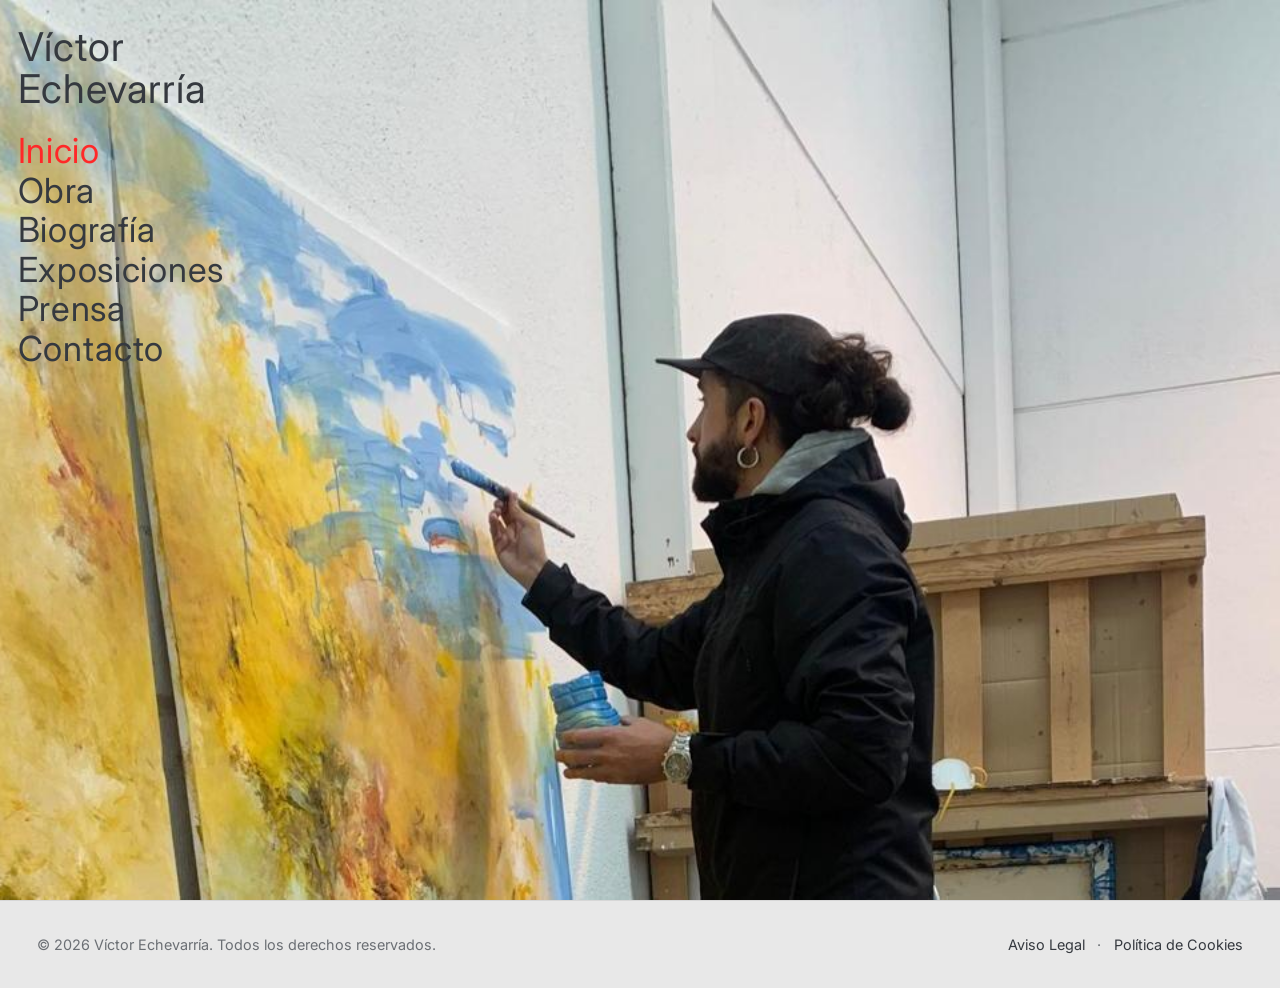
<file: index.html>
<!doctype html>
<html lang="es">
<head>
  <meta charset="utf-8">
  <meta name="viewport" content="width=device-width, initial-scale=1">
  <title>Víctor Echevarría | Pintor</title>
  <meta name="author" content="Víctor Echevarría">
  <meta name="description" content="Web oficial de Víctor Echevarría (Víctor Etxebarria), pintor.">
  <link rel="icon" type="image/svg+xml" href="favicon.svg">
  <link rel="icon" type="image/png" href="favicon.png">
  <link rel="canonical" href="https://a1varogiz.github.io/vetxebaweb/index.html">
  <meta property="og:title" content="Víctor Echevarría | Pintor">
  <meta property="og:description" content="Web oficial de Víctor Echevarría, artista contemporáneo.">
  <meta property="og:type" content="website">
  <meta property="og:url" content="https://a1varogiz.github.io/vetxebaweb/index.html">
  <meta property="og:image" content="https://a1varogiz.github.io/vetxebaweb/img/home.jpg">
  <meta property="og:image:alt" content="Víctor Echevarría en su estudio">
  <meta name="twitter:card" content="summary_large_image">
  <meta name="twitter:image" content="https://a1varogiz.github.io/vetxebaweb/img/home.jpg">
  <link rel="preconnect" href="https://fonts.googleapis.com">
  <link rel="preconnect" href="https://fonts.gstatic.com" crossorigin>
  <link href="https://fonts.googleapis.com/css2?family=Inter:wght@300;400;500&family=Playfair+Display:wght@500;700&display=swap" rel="stylesheet">
  <link rel="stylesheet" href="styles.css">
  <script type="application/ld+json">
  {
    "@context": "https://schema.org",
    "@graph": [
      {
        "@type": "Person",
        "@id": "https://victorechevarria.com/#person",
        "name": "Víctor Echevarría",
        "alternateName": ["Víctor Etxebarria", "vetxeba"],
        "url": "https://victorechevarria.com",
        "jobTitle": "Artista plástico",
        "description": "Pintor contemporáneo vasco. Premio Arte Vital 2025.",
        "image": "https://victorechevarria.com/img/retrato-victor.jpeg",
        "nationality": { "@type": "Country", "name": "España" },
        "email": "contacto@victorechevarria.com",
        "sameAs": ["https://www.instagram.com/vetxeba/"]
      },
      {
        "@type": "WebSite",
        "@id": "https://victorechevarria.com/#website",
        "url": "https://victorechevarria.com",
        "name": "Víctor Echevarría",
        "description": "Sitio web oficial del pintor Víctor Echevarría",
        "inLanguage": "es",
        "author": { "@id": "https://victorechevarria.com/#person" }
      }
    ]
  }
  </script>
</head>
<body class="home-page">
  <header class="site-header" id="top">
    <a class="brand" href="index.html" aria-label="Ir al inicio">
      <span class="brand-main">Víctor Echevarría</span>
    </a>

    <button class="menu-toggle" aria-expanded="false" aria-controls="menu" aria-label="Abrir menú">
      <svg class="hamburger" width="24" height="16" viewBox="0 0 24 16" fill="none" aria-hidden="true">
        <rect width="24" height="1.5" rx="0.75" fill="currentColor"/>
        <rect y="7.25" width="24" height="1.5" rx="0.75" fill="currentColor"/>
        <rect y="14.5" width="24" height="1.5" rx="0.75" fill="currentColor"/>
      </svg>
    </button>

    <nav id="menu" class="menu" aria-label="Principal">
      <a href="index.html" class="is-active">Inicio</a>
      <a href="obra.html">Obra</a>
      <a href="biografia.html">Biografía</a>
      <a href="exposiciones.html">Exposiciones</a>
      <a href="prensa.html">Prensa</a>
      <a href="contacto.html">Contacto</a>
    </nav>
  </header>

  <main>
    <section id="inicio" class="hero-home">
      <img src="img/home.jpg" alt="Víctor Echevarría en su estudio" class="hero-home-image">
    </section>
  </main>

  <footer class="site-footer">
    <div class="footer-content">
      <p>&copy; <span class="footer-year"></span> Víctor Echevarría. Todos los derechos reservados.</p>
      <nav class="footer-links">
        <a href="aviso-legal.html">Aviso Legal</a>
        <span class="separator">·</span>
        <a href="politica-cookies.html">Política de Cookies</a>
      </nav>
    </div>
  </footer>

  <script src="script.js"></script>
</body>
</html>
</file>
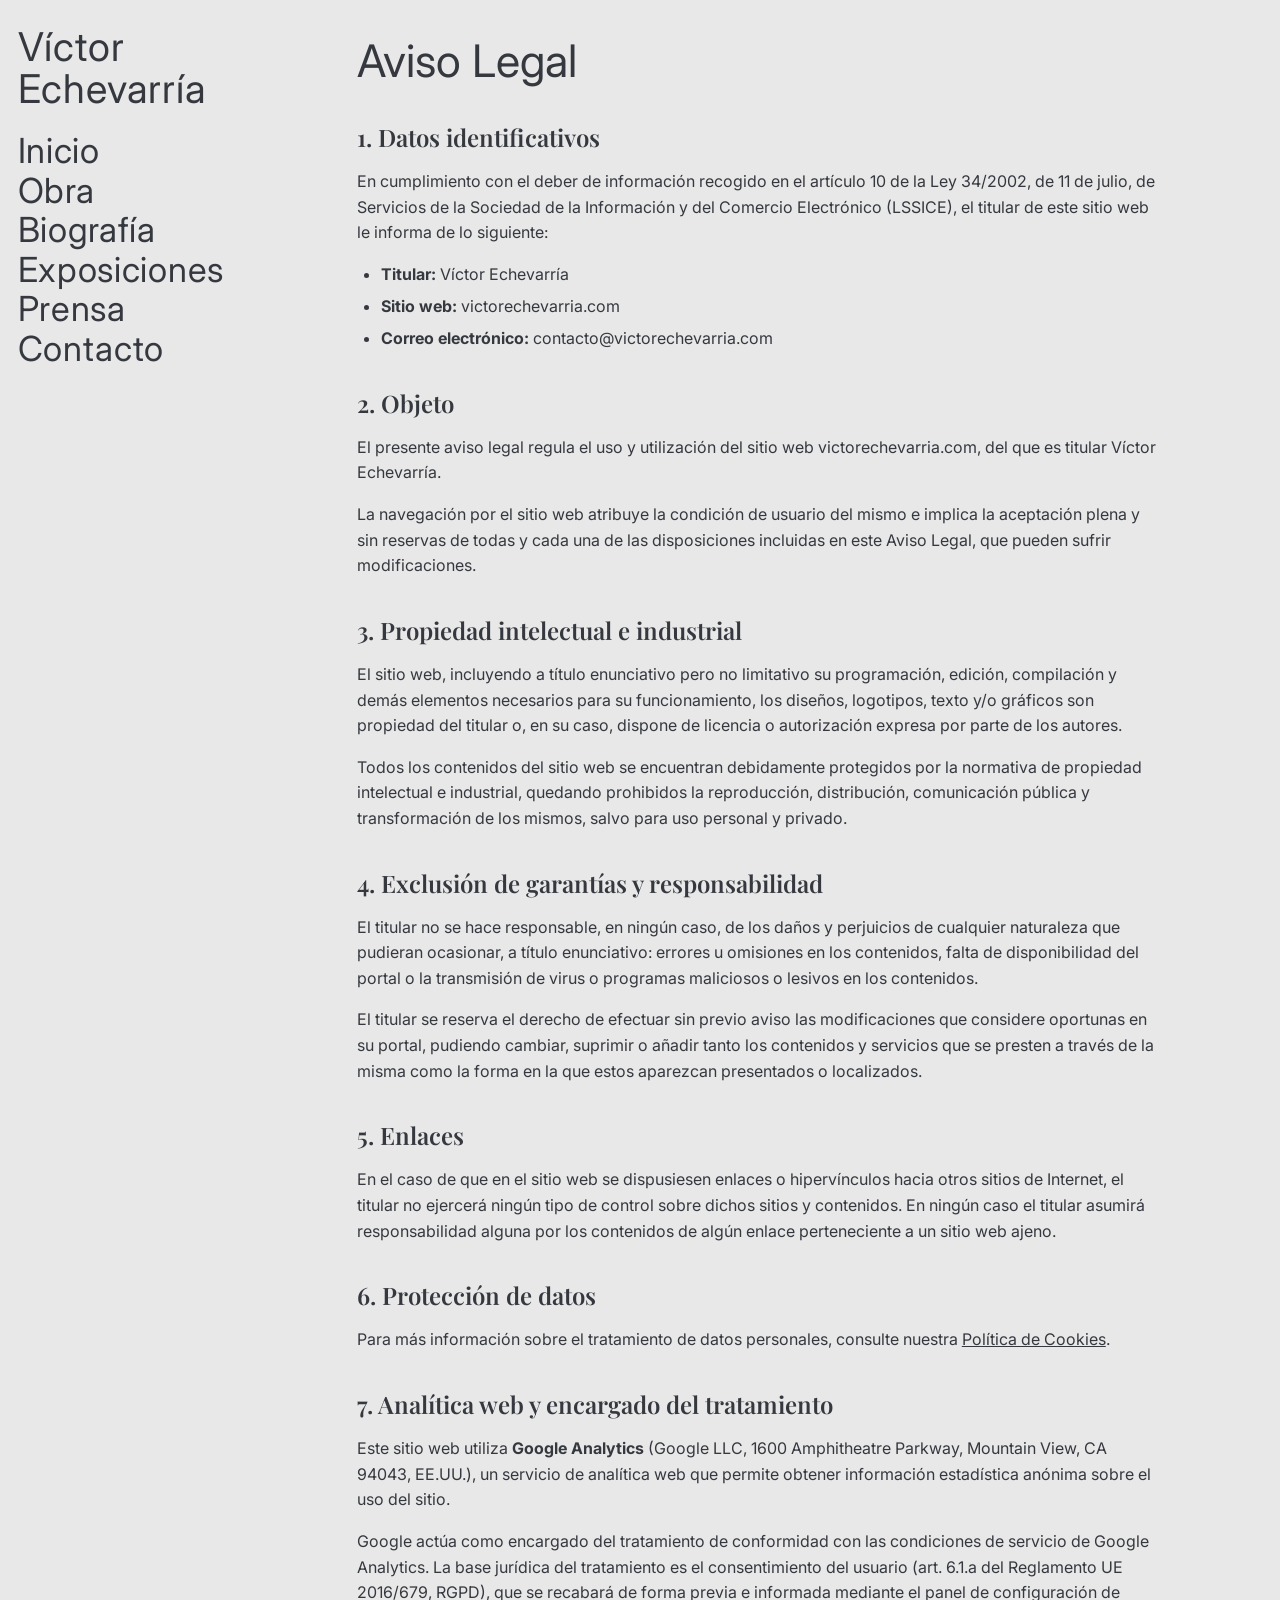
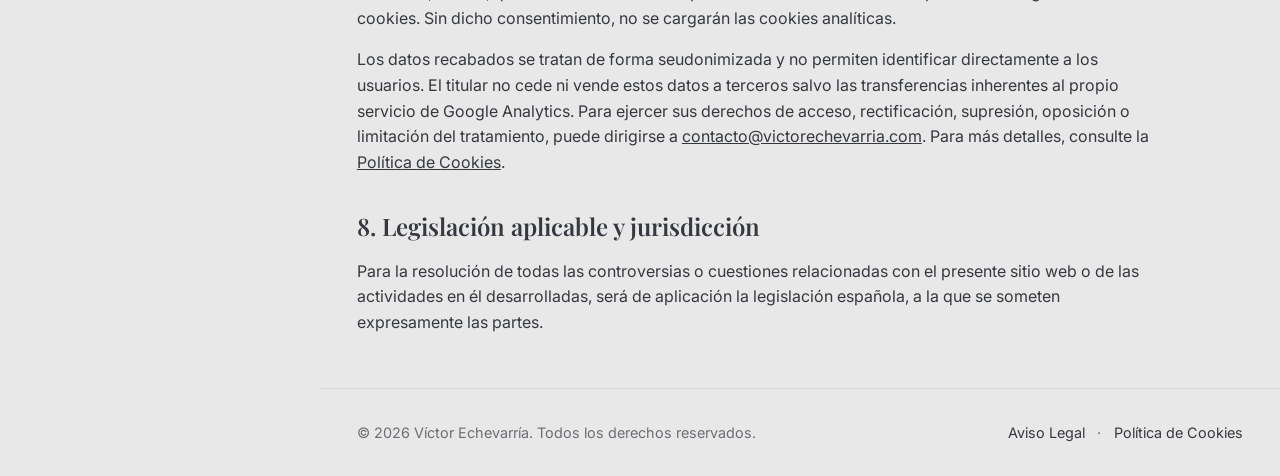
<file: aviso-legal.html>
<!doctype html>
<html lang="es">
<head>
  <meta charset="utf-8">
  <meta name="viewport" content="width=device-width, initial-scale=1">
  <title>Aviso Legal | Víctor Echevarría</title>
  <meta name="author" content="Víctor Echevarría">
  <meta name="description" content="Aviso legal del sitio web de Víctor Echevarría.">
  <link rel="icon" type="image/svg+xml" href="favicon.svg">
  <link rel="icon" type="image/png" href="favicon.png">
  <link rel="canonical" href="https://a1varogiz.github.io/vetxebaweb/aviso-legal.html">
  <meta property="og:title" content="Aviso Legal | Víctor Echevarría">
  <meta property="og:description" content="Aviso legal del sitio web de Víctor Echevarría, pintor.">
  <meta property="og:type" content="website">
  <meta property="og:url" content="https://a1varogiz.github.io/vetxebaweb/aviso-legal.html">
  <meta property="og:image" content="https://a1varogiz.github.io/vetxebaweb/img/home.jpg">
  <meta property="og:image:alt" content="Víctor Echevarría, pintor">
  <meta name="twitter:card" content="summary">
  <meta name="twitter:image" content="https://a1varogiz.github.io/vetxebaweb/img/home.jpg">
  <link rel="preconnect" href="https://fonts.googleapis.com">
  <link rel="preconnect" href="https://fonts.gstatic.com" crossorigin>
  <link href="https://fonts.googleapis.com/css2?family=Inter:wght@300;400;500&family=Playfair+Display:wght@500;700&display=swap" rel="stylesheet">
  <link rel="stylesheet" href="styles.css">
</head>
<body class="inner-page">
  <header class="site-header" id="top">
    <a class="brand" href="index.html" aria-label="Ir al inicio">
      <span class="brand-main">Víctor Echevarría</span>
    </a>

    <button class="menu-toggle" aria-expanded="false" aria-controls="menu" aria-label="Abrir menú">
      <svg class="hamburger" width="24" height="16" viewBox="0 0 24 16" fill="none" aria-hidden="true">
        <rect width="24" height="1.5" rx="0.75" fill="currentColor"/>
        <rect y="7.25" width="24" height="1.5" rx="0.75" fill="currentColor"/>
        <rect y="14.5" width="24" height="1.5" rx="0.75" fill="currentColor"/>
      </svg>
    </button>

    <nav id="menu" class="menu" aria-label="Principal">
      <a href="index.html">Inicio</a>
      <a href="obra.html">Obra</a>
      <a href="biografia.html">Biografía</a>
      <a href="exposiciones.html">Exposiciones</a>
      <a href="prensa.html">Prensa</a>
      <a href="contacto.html">Contacto</a>
    </nav>
  </header>

  <main>
    <section class="section page-content legal-content">
      <h1 class="page-title">Aviso Legal</h1>
      
      <h2>1. Datos identificativos</h2>
      <p>En cumplimiento con el deber de información recogido en el artículo 10 de la Ley 34/2002, de 11 de julio, de Servicios de la Sociedad de la Información y del Comercio Electrónico (LSSICE), el titular de este sitio web le informa de lo siguiente:</p>
      <ul>
        <li><strong>Titular:</strong> Víctor Echevarría</li>
        <li><strong>Sitio web:</strong> victorechevarria.com</li>
        <li><strong>Correo electrónico:</strong> contacto@victorechevarria.com</li>
      </ul>

      <h2>2. Objeto</h2>
      <p>El presente aviso legal regula el uso y utilización del sitio web victorechevarria.com, del que es titular Víctor Echevarría.</p>
      <p>La navegación por el sitio web atribuye la condición de usuario del mismo e implica la aceptación plena y sin reservas de todas y cada una de las disposiciones incluidas en este Aviso Legal, que pueden sufrir modificaciones.</p>

      <h2>3. Propiedad intelectual e industrial</h2>
      <p>El sitio web, incluyendo a título enunciativo pero no limitativo su programación, edición, compilación y demás elementos necesarios para su funcionamiento, los diseños, logotipos, texto y/o gráficos son propiedad del titular o, en su caso, dispone de licencia o autorización expresa por parte de los autores.</p>
      <p>Todos los contenidos del sitio web se encuentran debidamente protegidos por la normativa de propiedad intelectual e industrial, quedando prohibidos la reproducción, distribución, comunicación pública y transformación de los mismos, salvo para uso personal y privado.</p>

      <h2>4. Exclusión de garantías y responsabilidad</h2>
      <p>El titular no se hace responsable, en ningún caso, de los daños y perjuicios de cualquier naturaleza que pudieran ocasionar, a título enunciativo: errores u omisiones en los contenidos, falta de disponibilidad del portal o la transmisión de virus o programas maliciosos o lesivos en los contenidos.</p>
      <p>El titular se reserva el derecho de efectuar sin previo aviso las modificaciones que considere oportunas en su portal, pudiendo cambiar, suprimir o añadir tanto los contenidos y servicios que se presten a través de la misma como la forma en la que estos aparezcan presentados o localizados.</p>

      <h2>5. Enlaces</h2>
      <p>En el caso de que en el sitio web se dispusiesen enlaces o hipervínculos hacia otros sitios de Internet, el titular no ejercerá ningún tipo de control sobre dichos sitios y contenidos. En ningún caso el titular asumirá responsabilidad alguna por los contenidos de algún enlace perteneciente a un sitio web ajeno.</p>

      <h2>6. Protección de datos</h2>
      <p>Para más información sobre el tratamiento de datos personales, consulte nuestra <a href="politica-cookies.html">Política de Cookies</a>.</p>

      <h2>7. Analítica web y encargado del tratamiento</h2>
      <p>Este sitio web utiliza <strong>Google Analytics</strong> (Google LLC, 1600 Amphitheatre Parkway, Mountain View, CA 94043, EE.UU.), un servicio de analítica web que permite obtener información estadística anónima sobre el uso del sitio.</p>
      <p>Google actúa como encargado del tratamiento de conformidad con las condiciones de servicio de Google Analytics. La base jurídica del tratamiento es el consentimiento del usuario (art. 6.1.a del Reglamento UE 2016/679, RGPD), que se recabará de forma previa e informada mediante el panel de configuración de cookies. Sin dicho consentimiento, no se cargarán las cookies analíticas.</p>
      <p>Los datos recabados se tratan de forma seudonimizada y no permiten identificar directamente a los usuarios. El titular no cede ni vende estos datos a terceros salvo las transferencias inherentes al propio servicio de Google Analytics. Para ejercer sus derechos de acceso, rectificación, supresión, oposición o limitación del tratamiento, puede dirigirse a <a href="mailto:contacto@victorechevarria.com">contacto@victorechevarria.com</a>. Para más detalles, consulte la <a href="politica-cookies.html">Política de Cookies</a>.</p>

      <h2>8. Legislación aplicable y jurisdicción</h2>
      <p>Para la resolución de todas las controversias o cuestiones relacionadas con el presente sitio web o de las actividades en él desarrolladas, será de aplicación la legislación española, a la que se someten expresamente las partes.</p>
    </section>
  </main>

  <footer class="site-footer">
    <div class="footer-content">
      <p>&copy; <span class="footer-year"></span> Víctor Echevarría. Todos los derechos reservados.</p>
      <nav class="footer-links">
        <a href="aviso-legal.html">Aviso Legal</a>
        <span class="separator">·</span>
        <a href="politica-cookies.html">Política de Cookies</a>
      </nav>
    </div>
  </footer>

  <script src="script.js"></script>
</body>
</html>
</file>
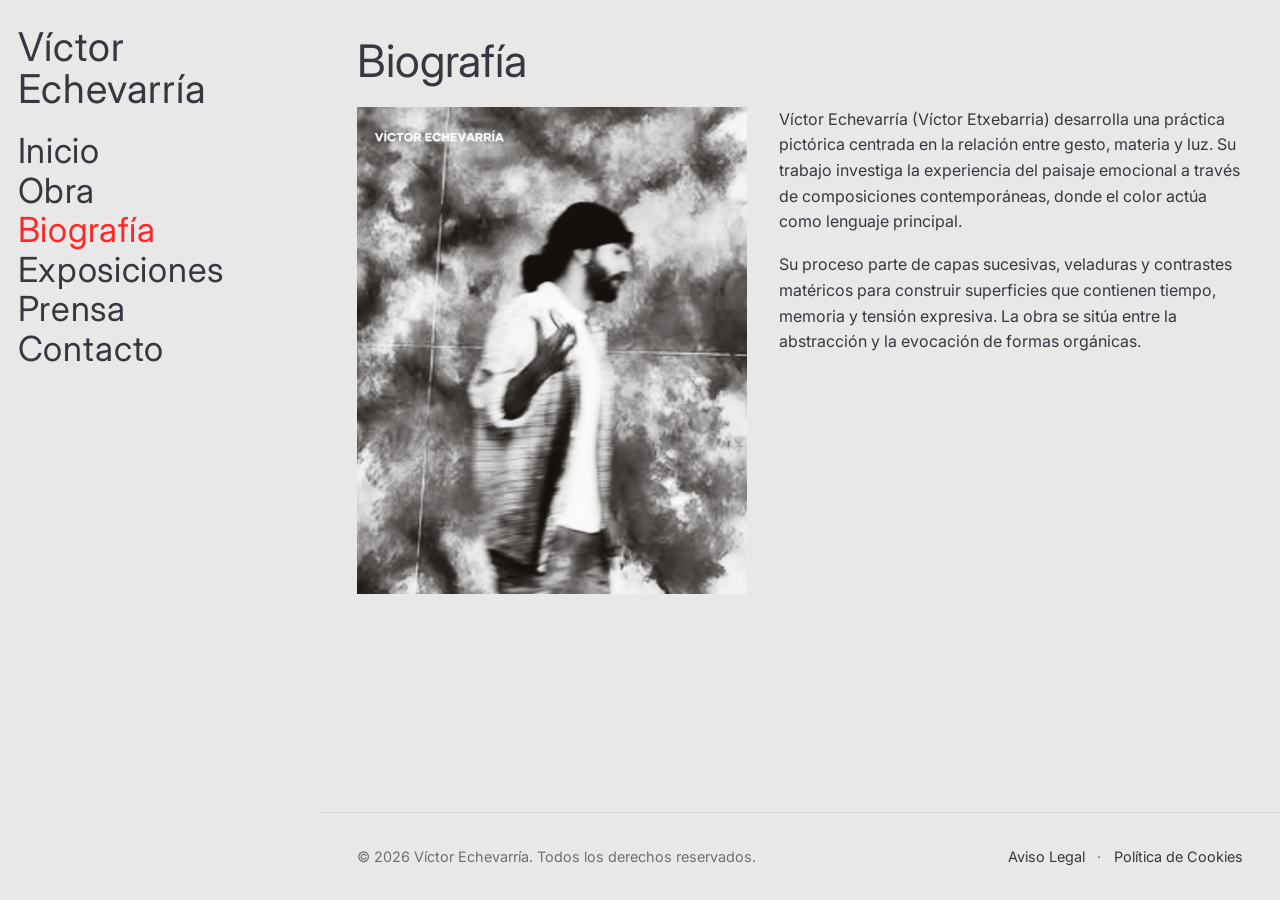
<file: biografia.html>
<!doctype html>
<html lang="es">
<head>
  <meta charset="utf-8">
  <meta name="viewport" content="width=device-width, initial-scale=1">
  <title>Biografía | Víctor Echevarría</title>
  <meta name="description" content="Biografía de Víctor Echevarría (Víctor Etxebarria).">
  <link rel="canonical" href="https://a1varogiz.github.io/vetxebaweb/biografia.html">
  <link rel="icon" type="image/svg+xml" href="favicon.svg">
  <link rel="icon" type="image/png" href="favicon.png">
  <meta property="og:title" content="Biografía | Víctor Echevarría">
  <meta property="og:description" content="Biografía de Víctor Echevarría (Víctor Etxebarria), pintor contemporáneo.">
  <meta property="og:type" content="website">
  <meta property="og:url" content="https://a1varogiz.github.io/vetxebaweb/biografia.html">
  <meta property="og:image" content="https://a1varogiz.github.io/vetxebaweb/img/retrato-victor.jpeg">
  <meta property="og:image:alt" content="Retrato de Víctor Echevarría">
  <meta name="twitter:card" content="summary_large_image">
  <meta name="twitter:image" content="https://a1varogiz.github.io/vetxebaweb/img/retrato-victor.jpeg">
  <link rel="preconnect" href="https://fonts.googleapis.com">
  <link rel="preconnect" href="https://fonts.gstatic.com" crossorigin>
  <link href="https://fonts.googleapis.com/css2?family=Inter:wght@300;400;500&family=Playfair+Display:wght@500;700&display=swap" rel="stylesheet">
  <link rel="stylesheet" href="styles.css">
</head>
<body class="inner-page">
  <header class="site-header" id="top">
    <a class="brand" href="index.html" aria-label="Ir al inicio">
      <span class="brand-main">Víctor Echevarría</span>
    </a>

    <button class="menu-toggle" aria-expanded="false" aria-controls="menu" aria-label="Abrir menú">
      <svg class="hamburger" width="24" height="16" viewBox="0 0 24 16" fill="none" aria-hidden="true">
        <rect width="24" height="1.5" rx="0.75" fill="currentColor"/>
        <rect y="7.25" width="24" height="1.5" rx="0.75" fill="currentColor"/>
        <rect y="14.5" width="24" height="1.5" rx="0.75" fill="currentColor"/>
      </svg>
    </button>

    <nav id="menu" class="menu" aria-label="Principal">
      <a href="index.html">Inicio</a>
      <a href="obra.html">Obra</a>
      <a href="biografia.html" class="is-active">Biografía</a>
      <a href="exposiciones.html">Exposiciones</a>
      <a href="prensa.html">Prensa</a>
      <a href="contacto.html">Contacto</a>
    </nav>
  </header>

  <main>
    <section class="section biography page-content">
      <h1 class="page-title">Biografía</h1>
      <div class="split-layout">
        <figure class="feature-image">
          <img src="img/retrato-victor.jpeg" alt="Retrato de Víctor Echevarría">
        </figure>
        <div class="text-side">
          <p>
            Víctor Echevarría (Víctor Etxebarria) desarrolla una práctica pictórica centrada en la relación entre gesto, materia y luz.
            Su trabajo investiga la experiencia del paisaje emocional a través de composiciones contemporáneas, donde el color actúa como
            lenguaje principal.
          </p>
          <p>
            Su proceso parte de capas sucesivas, veladuras y contrastes matéricos para construir superficies que contienen tiempo, memoria
            y tensión expresiva. La obra se sitúa entre la abstracción y la evocación de formas orgánicas.
          </p>
        </div>
      </div>
    </section>
  </main>

  <footer class="site-footer">
    <div class="footer-content">
      <p>&copy; <span class="footer-year"></span> Víctor Echevarría. Todos los derechos reservados.</p>
      <nav class="footer-links">
        <a href="aviso-legal.html">Aviso Legal</a>
        <span class="separator">·</span>
        <a href="politica-cookies.html">Política de Cookies</a>
      </nav>
    </div>
  </footer>

  <script src="script.js"></script>
</body>
</html>
</file>
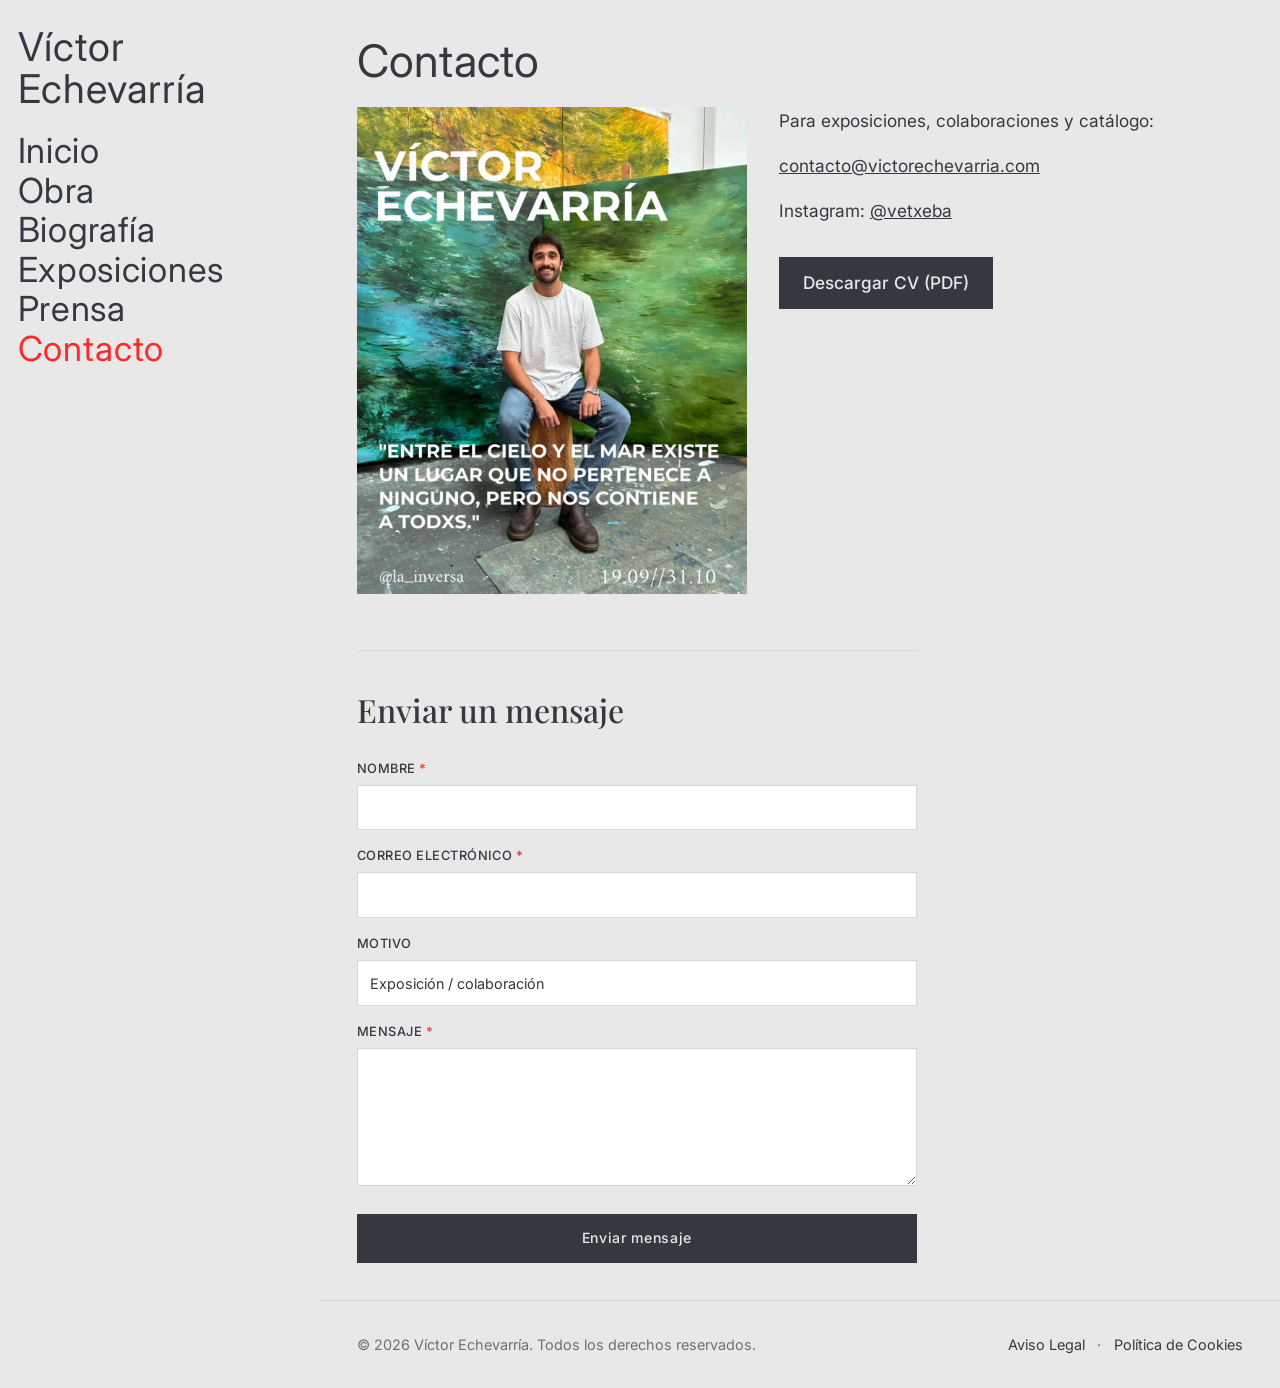
<file: contacto.html>
<!doctype html>
<html lang="es">
<head>
  <meta charset="utf-8">
  <meta name="viewport" content="width=device-width, initial-scale=1">
  <title>Contacto | Víctor Echevarría</title>
  <meta name="author" content="Víctor Echevarría">
  <meta name="description" content="Contacto de Víctor Echevarría (Víctor Etxebarria).">
  <link rel="canonical" href="https://a1varogiz.github.io/vetxebaweb/contacto.html">
  <link rel="icon" type="image/svg+xml" href="favicon.svg">
  <link rel="icon" type="image/png" href="favicon.png">
  <meta property="og:title" content="Contacto | Víctor Echevarría">
  <meta property="og:description" content="Contacto de Víctor Echevarría para exposiciones, colaboraciones y adquisición de obra.">
  <meta property="og:type" content="website">
  <meta property="og:url" content="https://a1varogiz.github.io/vetxebaweb/contacto.html">
  <meta property="og:image" content="https://a1varogiz.github.io/vetxebaweb/img/retrato-poesia.jpeg">
  <meta property="og:image:alt" content="Víctor Echevarría">
  <meta name="twitter:card" content="summary_large_image">
  <meta name="twitter:image" content="https://a1varogiz.github.io/vetxebaweb/img/retrato-poesia.jpeg">
  <link rel="preconnect" href="https://fonts.googleapis.com">
  <link rel="preconnect" href="https://fonts.gstatic.com" crossorigin>
  <link href="https://fonts.googleapis.com/css2?family=Inter:wght@300;400;500&family=Playfair+Display:wght@500;700&display=swap" rel="stylesheet">
  <link rel="stylesheet" href="styles.css">
</head>
<body class="inner-page">
  <header class="site-header" id="top">
    <a class="brand" href="index.html" aria-label="Ir al inicio">
      <span class="brand-main">Víctor Echevarría</span>
    </a>

    <button class="menu-toggle" aria-expanded="false" aria-controls="menu" aria-label="Abrir menú">
      <svg class="hamburger" width="24" height="16" viewBox="0 0 24 16" fill="none" aria-hidden="true">
        <rect width="24" height="1.5" rx="0.75" fill="currentColor"/>
        <rect y="7.25" width="24" height="1.5" rx="0.75" fill="currentColor"/>
        <rect y="14.5" width="24" height="1.5" rx="0.75" fill="currentColor"/>
      </svg>
    </button>

    <nav id="menu" class="menu" aria-label="Principal">
      <a href="index.html">Inicio</a>
      <a href="obra.html">Obra</a>
      <a href="biografia.html">Biografía</a>
      <a href="exposiciones.html">Exposiciones</a>
      <a href="prensa.html">Prensa</a>
      <a href="contacto.html" class="is-active">Contacto</a>
    </nav>
  </header>

  <main>
    <section class="section contact page-content">
      <h1 class="page-title">Contacto</h1>
      <div class="split-layout split-contact">
        <figure class="feature-image feature-image-small">
          <img src="img/retrato-poesia.jpeg" alt="Víctor Echevarría durante una lectura poética">
        </figure>
        <div class="text-side contact-info">
          <p>Para exposiciones, colaboraciones y catálogo:</p>
          <p>
            <a href="mailto:contacto@victorechevarria.com">contacto@victorechevarria.com</a>
          </p>
          <p>
            Instagram: <a href="https://instagram.com/vetxeba" target="_blank" rel="noopener noreferrer">@vetxeba</a>
          </p>
          <p style="margin-top: 2rem;">
            <a href="cv-victor-echevarria.pdf" download class="btn-download">
              Descargar CV (PDF)
            </a>
          </p>
        </div>
      </div>

      <div class="contact-form-section">
        <h2 class="contact-form-title">Enviar un mensaje</h2>
        <form id="contact-form" novalidate>
          <div class="form-group">
            <label for="c-nombre">Nombre <span class="label-required" aria-hidden="true">*</span></label>
            <input type="text" id="c-nombre" name="nombre" required autocomplete="name">
          </div>
          <div class="form-group">
            <label for="c-email">Correo electrónico <span class="label-required" aria-hidden="true">*</span></label>
            <input type="email" id="c-email" name="email" required autocomplete="email">
          </div>
          <div class="form-group">
            <label for="c-motivo">Motivo</label>
            <select id="c-motivo" name="motivo">
              <option value="exposición">Exposición / colaboración</option>
              <option value="obra">Consulta de obra</option>
              <option value="prensa">Prensa / medios</option>
              <option value="otro">Otro</option>
            </select>
          </div>
          <div class="form-group">
            <label for="c-mensaje">Mensaje <span class="label-required" aria-hidden="true">*</span></label>
            <textarea id="c-mensaje" name="mensaje" rows="5" required></textarea>
          </div>
          <div id="contact-success" class="form-success" hidden>
            <p>Mensaje enviado. Te responderé lo antes posible. Gracias.</p>
          </div>
          <button type="submit" class="btn-submit">Enviar mensaje</button>
        </form>
      </div>
    </section>
  </main>

  <footer class="site-footer">
    <div class="footer-content">
      <p>&copy; <span class="footer-year"></span> Víctor Echevarría. Todos los derechos reservados.</p>
      <nav class="footer-links">
        <a href="aviso-legal.html">Aviso Legal</a>
        <span class="separator">·</span>
        <a href="politica-cookies.html">Política de Cookies</a>
      </nav>
    </div>
  </footer>

  <script src="script.js"></script>
</body>
</html>
</file>
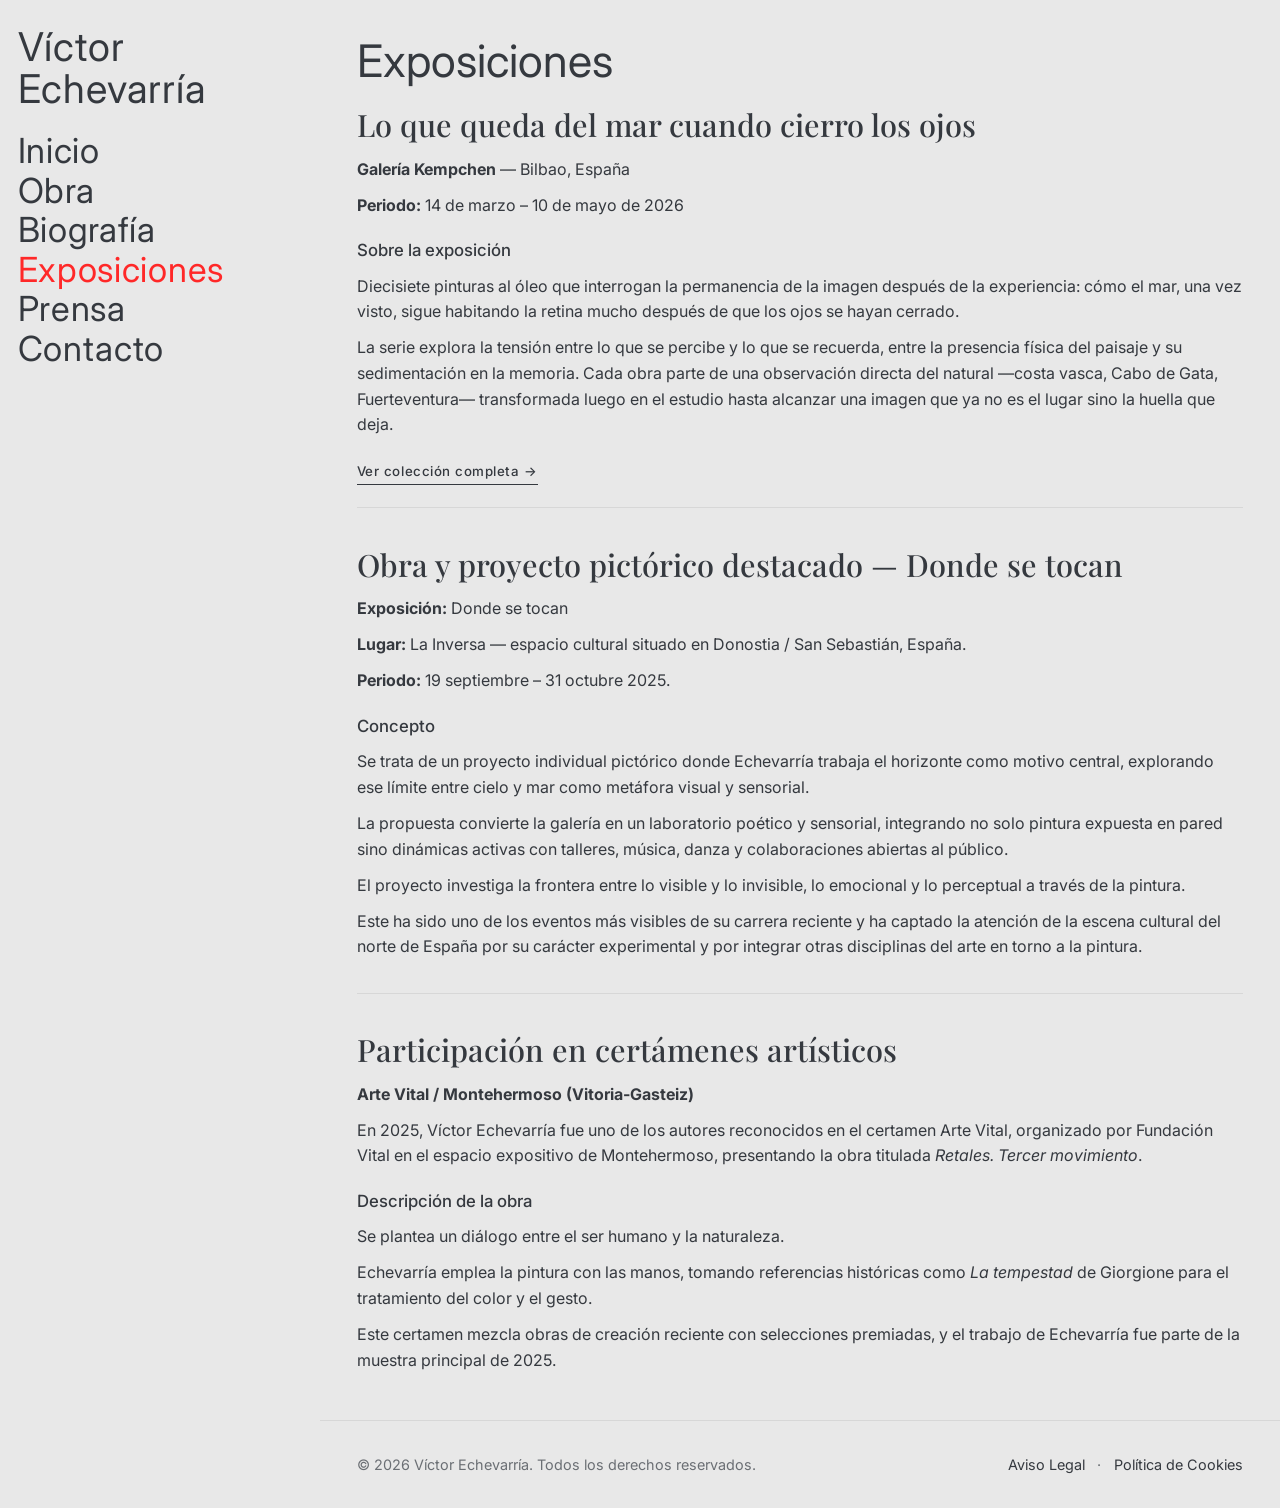
<file: exposiciones.html>
<!doctype html>
<html lang="es">
<head>
  <meta charset="utf-8">
  <meta name="viewport" content="width=device-width, initial-scale=1">
  <title>Exposiciones | Víctor Echevarría</title>
  <meta name="author" content="Víctor Echevarría">
  <meta name="description" content="Exposiciones y certámenes de Víctor Echevarría.">
  <link rel="canonical" href="https://a1varogiz.github.io/vetxebaweb/exposiciones.html">
  <link rel="icon" type="image/svg+xml" href="favicon.svg">
  <link rel="icon" type="image/png" href="favicon.png">
  <meta property="og:title" content="Exposiciones | Víctor Echevarría">
  <meta property="og:description" content="Exposiciones y certámenes de Víctor Echevarría, pintor contemporáneo.">
  <meta property="og:type" content="website">
  <meta property="og:url" content="https://a1varogiz.github.io/vetxebaweb/exposiciones.html">
  <meta property="og:image" content="https://a1varogiz.github.io/vetxebaweb/img/lo-que-queda-del-mar-cuando-cierro-los-ojos/donde-se-tocan-i.jpg">
  <meta property="og:image:alt" content="Donde se tocan I — Víctor Echevarría">
  <meta name="twitter:card" content="summary_large_image">
  <meta name="twitter:image" content="https://a1varogiz.github.io/vetxebaweb/img/lo-que-queda-del-mar-cuando-cierro-los-ojos/donde-se-tocan-i.jpg">
  <link rel="preconnect" href="https://fonts.googleapis.com">
  <link rel="preconnect" href="https://fonts.gstatic.com" crossorigin>
  <link href="https://fonts.googleapis.com/css2?family=Inter:wght@300;400;500&family=Playfair+Display:wght@500;700&display=swap" rel="stylesheet">
  <link rel="stylesheet" href="styles.css">
  <script type="application/ld+json">
  {
    "@context": "https://schema.org",
    "@type": "ExhibitionEvent",
    "name": "Lo que queda del mar cuando cierro los ojos",
    "description": "Exposición individual de Víctor Echevarría. Diecisiete pinturas al óleo en torno a la memoria del paisaje marino.",
    "startDate": "2026-03-14",
    "endDate": "2026-05-10",
    "eventStatus": "https://schema.org/EventScheduled",
    "location": {
      "@type": "ArtGallery",
      "name": "Galería Kempchen",
      "address": {
        "@type": "PostalAddress",
        "addressLocality": "Bilbao",
        "addressCountry": "ES"
      }
    },
    "performer": {
      "@type": "Person",
      "name": "Víctor Echevarría",
      "@id": "https://victorechevarria.com/#person"
    }
  }
  </script>
</head>
<body class="inner-page">
  <header class="site-header" id="top">
    <a class="brand" href="index.html" aria-label="Ir al inicio">
      <span class="brand-main">Víctor Echevarría</span>
    </a>

    <button class="menu-toggle" aria-expanded="false" aria-controls="menu" aria-label="Abrir menú">
      <svg class="hamburger" width="24" height="16" viewBox="0 0 24 16" fill="none" aria-hidden="true">
        <rect width="24" height="1.5" rx="0.75" fill="currentColor"/>
        <rect y="7.25" width="24" height="1.5" rx="0.75" fill="currentColor"/>
        <rect y="14.5" width="24" height="1.5" rx="0.75" fill="currentColor"/>
      </svg>
    </button>

    <nav id="menu" class="menu" aria-label="Principal">
      <a href="index.html">Inicio</a>
      <a href="obra.html">Obra</a>
      <a href="biografia.html">Biografía</a>
      <a href="exposiciones.html" class="is-active">Exposiciones</a>
      <a href="prensa.html">Prensa</a>
      <a href="contacto.html">Contacto</a>
    </nav>
  </header>

  <main>
    <section class="section page-content exhibitions-content">
      <h1 class="page-title">Exposiciones</h1>

      <article class="exhibition-block">
        <h2 class="exhibition-title">Lo que queda del mar cuando cierro los ojos</h2>
        <p><strong>Galería Kempchen</strong> — Bilbao, España</p>
        <p><strong>Periodo:</strong> 14 de marzo – 10 de mayo de 2026</p>

        <h3 class="exhibition-subtitle">Sobre la exposición</h3>
        <p>
          Diecisiete pinturas al óleo que interrogan la permanencia de la imagen
          después de la experiencia: cómo el mar, una vez visto, sigue habitando
          la retina mucho después de que los ojos se hayan cerrado.
        </p>
        <p>
          La serie explora la tensión entre lo que se percibe y lo que se recuerda,
          entre la presencia física del paisaje y su sedimentación en la memoria.
          Cada obra parte de una observación directa del natural —costa vasca,
          Cabo de Gata, Fuerteventura— transformada luego en el estudio hasta
          alcanzar una imagen que ya no es el lugar sino la huella que deja.
        </p>

        <a href="obra.html#lo-que-queda-del-mar" class="exhibition-link">
          Ver colección completa →
        </a>
      </article>

      <article class="exhibition-block">
        <h2 class="exhibition-title">Obra y proyecto pictórico destacado — Donde se tocan</h2>
        <p><strong>Exposición:</strong> Donde se tocan</p>
        <p><strong>Lugar:</strong> La Inversa — espacio cultural situado en Donostia / San Sebastián, España.</p>
        <p><strong>Periodo:</strong> 19 septiembre – 31 octubre 2025.</p>

        <h3 class="exhibition-subtitle">Concepto</h3>
        <p>
          Se trata de un proyecto individual pictórico donde Echevarría trabaja el horizonte como motivo central,
          explorando ese límite entre cielo y mar como metáfora visual y sensorial.
        </p>
        <p>
          La propuesta convierte la galería en un laboratorio poético y sensorial, integrando no solo pintura
          expuesta en pared sino dinámicas activas con talleres, música, danza y colaboraciones abiertas al público.
        </p>
        <p>
          El proyecto investiga la frontera entre lo visible y lo invisible, lo emocional y lo perceptual a través de la pintura.
        </p>
        <p>
          Este ha sido uno de los eventos más visibles de su carrera reciente y ha captado la atención de la escena cultural
          del norte de España por su carácter experimental y por integrar otras disciplinas del arte en torno a la pintura.
        </p>
      </article>

      <article class="exhibition-block">
        <h2 class="exhibition-title">Participación en certámenes artísticos</h2>
        <p><strong>Arte Vital / Montehermoso (Vitoria-Gasteiz)</strong></p>
        <p>
          En 2025, Víctor Echevarría fue uno de los autores reconocidos en el certamen Arte Vital, organizado por
          Fundación Vital en el espacio expositivo de Montehermoso, presentando la obra titulada
          <em>Retales. Tercer movimiento</em>.
        </p>

        <h3 class="exhibition-subtitle">Descripción de la obra</h3>
        <p>Se plantea un diálogo entre el ser humano y la naturaleza.</p>
        <p>
          Echevarría emplea la pintura con las manos, tomando referencias históricas como
          <em>La tempestad</em> de Giorgione para el tratamiento del color y el gesto.
        </p>
        <p>
          Este certamen mezcla obras de creación reciente con selecciones premiadas, y el trabajo de Echevarría
          fue parte de la muestra principal de 2025.
        </p>
      </article>
    </section>
  </main>

  <footer class="site-footer">
    <div class="footer-content">
      <p>&copy; <span class="footer-year"></span> Víctor Echevarría. Todos los derechos reservados.</p>
      <nav class="footer-links">
        <a href="aviso-legal.html">Aviso Legal</a>
        <span class="separator">·</span>
        <a href="politica-cookies.html">Política de Cookies</a>
      </nav>
    </div>
  </footer>

  <script src="script.js"></script>
</body>
</html>
</file>
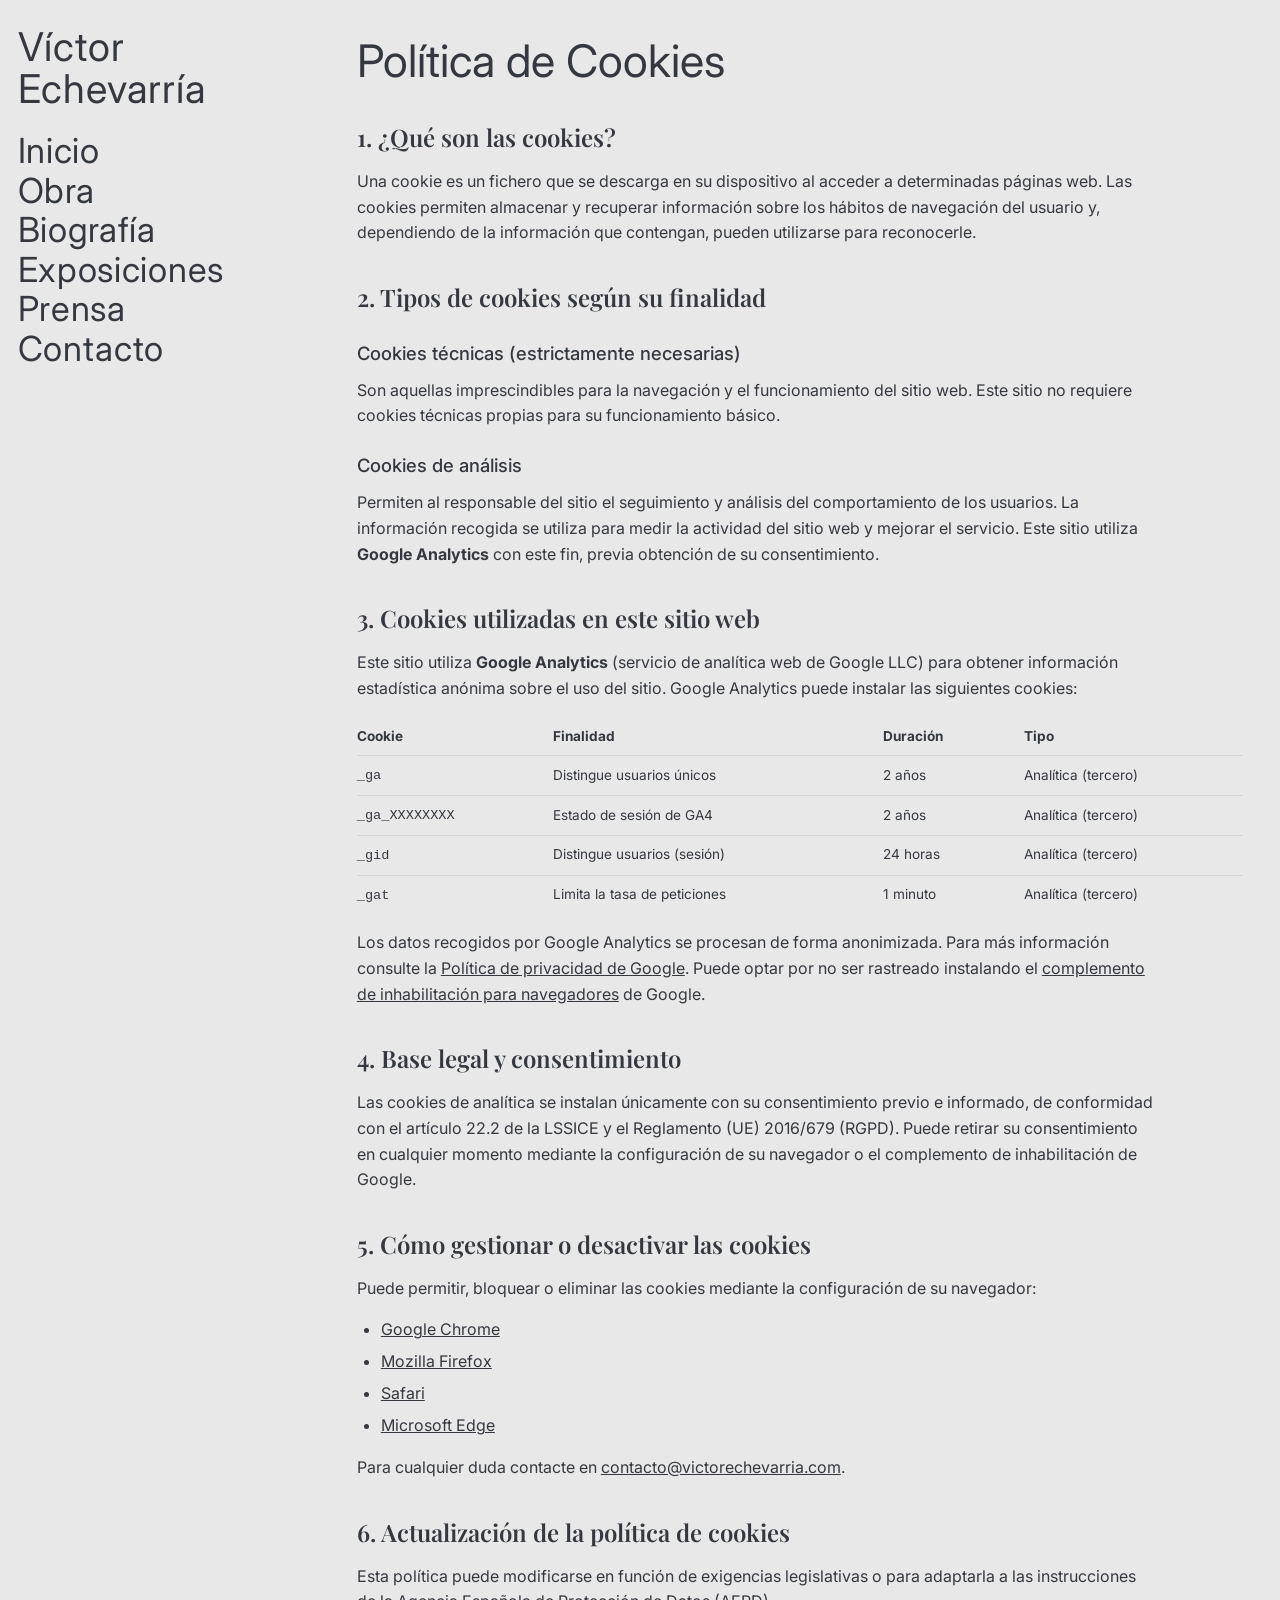
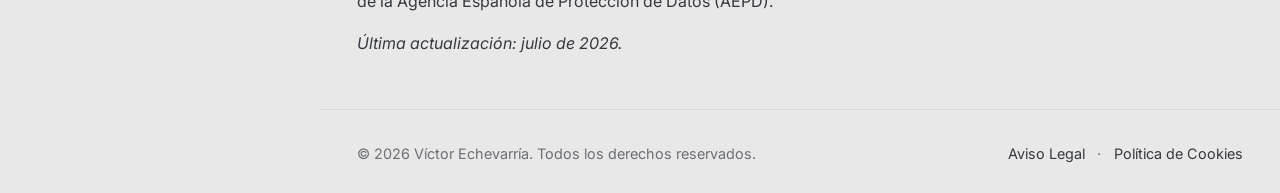
<file: politica-cookies.html>
<!doctype html>
<html lang="es">
<head>
  <meta charset="utf-8">
  <meta name="viewport" content="width=device-width, initial-scale=1">
  <title>Política de Cookies | Víctor Echevarría</title>
  <meta name="author" content="Víctor Echevarría">
  <meta name="description" content="Política de cookies del sitio web de Víctor Echevarría, pintor.">
  <link rel="icon" type="image/svg+xml" href="favicon.svg">
  <link rel="icon" type="image/png" href="favicon.png">
  <link rel="canonical" href="https://a1varogiz.github.io/vetxebaweb/politica-cookies.html">
  <meta property="og:title" content="Política de Cookies | Víctor Echevarría">
  <meta property="og:description" content="Política de cookies del sitio web de Víctor Echevarría, pintor.">
  <meta property="og:type" content="website">
  <meta property="og:url" content="https://a1varogiz.github.io/vetxebaweb/politica-cookies.html">
  <meta property="og:image" content="https://a1varogiz.github.io/vetxebaweb/img/home.jpg">
  <meta property="og:image:alt" content="Víctor Echevarría, pintor">
  <meta name="twitter:card" content="summary">
  <meta name="twitter:image" content="https://a1varogiz.github.io/vetxebaweb/img/home.jpg">
  <link rel="preconnect" href="https://fonts.googleapis.com">
  <link rel="preconnect" href="https://fonts.gstatic.com" crossorigin>
  <link href="https://fonts.googleapis.com/css2?family=Inter:wght@300;400;500&family=Playfair+Display:wght@500;700&display=swap" rel="stylesheet">
  <link rel="stylesheet" href="styles.css">
</head>
<body class="inner-page">
  <header class="site-header" id="top">
    <a class="brand" href="index.html" aria-label="Ir al inicio">
      <span class="brand-main">Víctor Echevarría</span>
    </a>

    <button class="menu-toggle" aria-expanded="false" aria-controls="menu" aria-label="Abrir menú">
      <svg class="hamburger" width="24" height="16" viewBox="0 0 24 16" fill="none" aria-hidden="true">
        <rect width="24" height="1.5" rx="0.75" fill="currentColor"/>
        <rect y="7.25" width="24" height="1.5" rx="0.75" fill="currentColor"/>
        <rect y="14.5" width="24" height="1.5" rx="0.75" fill="currentColor"/>
      </svg>
    </button>

    <nav id="menu" class="menu" aria-label="Principal">
      <a href="index.html">Inicio</a>
      <a href="obra.html">Obra</a>
      <a href="biografia.html">Biografía</a>
      <a href="exposiciones.html">Exposiciones</a>
      <a href="prensa.html">Prensa</a>
      <a href="contacto.html">Contacto</a>
    </nav>
  </header>

  <main>
    <section class="section page-content legal-content">
      <h1 class="page-title">Política de Cookies</h1>

      <h2>1. ¿Qué son las cookies?</h2>
      <p>Una cookie es un fichero que se descarga en su dispositivo al acceder a determinadas páginas web. Las cookies permiten almacenar y recuperar información sobre los hábitos de navegación del usuario y, dependiendo de la información que contengan, pueden utilizarse para reconocerle.</p>

      <h2>2. Tipos de cookies según su finalidad</h2>

      <h3>Cookies técnicas (estrictamente necesarias)</h3>
      <p>Son aquellas imprescindibles para la navegación y el funcionamiento del sitio web. Este sitio no requiere cookies técnicas propias para su funcionamiento básico.</p>

      <h3>Cookies de análisis</h3>
      <p>Permiten al responsable del sitio el seguimiento y análisis del comportamiento de los usuarios. La información recogida se utiliza para medir la actividad del sitio web y mejorar el servicio. Este sitio utiliza <strong>Google Analytics</strong> con este fin, previa obtención de su consentimiento.</p>

      <h2>3. Cookies utilizadas en este sitio web</h2>
      <p>Este sitio utiliza <strong>Google Analytics</strong> (servicio de analítica web de Google LLC) para obtener información estadística anónima sobre el uso del sitio. Google Analytics puede instalar las siguientes cookies:</p>

      <table style="width:100%; border-collapse:collapse; margin:1rem 0; font-size:0.85rem;">
        <thead>
          <tr style="border-bottom:1px solid var(--line);">
            <th style="text-align:left; padding:0.5rem 0.75rem 0.5rem 0;">Cookie</th>
            <th style="text-align:left; padding:0.5rem 0.75rem;">Finalidad</th>
            <th style="text-align:left; padding:0.5rem 0.75rem;">Duración</th>
            <th style="text-align:left; padding:0.5rem 0.75rem;">Tipo</th>
          </tr>
        </thead>
        <tbody>
          <tr style="border-bottom:1px solid var(--line);">
            <td style="padding:0.5rem 0.75rem 0.5rem 0;"><code>_ga</code></td>
            <td style="padding:0.5rem 0.75rem;">Distingue usuarios únicos</td>
            <td style="padding:0.5rem 0.75rem;">2 años</td>
            <td style="padding:0.5rem 0.75rem;">Analítica (tercero)</td>
          </tr>
          <tr style="border-bottom:1px solid var(--line);">
            <td style="padding:0.5rem 0.75rem 0.5rem 0;"><code>_ga_XXXXXXXX</code></td>
            <td style="padding:0.5rem 0.75rem;">Estado de sesión de GA4</td>
            <td style="padding:0.5rem 0.75rem;">2 años</td>
            <td style="padding:0.5rem 0.75rem;">Analítica (tercero)</td>
          </tr>
          <tr style="border-bottom:1px solid var(--line);">
            <td style="padding:0.5rem 0.75rem 0.5rem 0;"><code>_gid</code></td>
            <td style="padding:0.5rem 0.75rem;">Distingue usuarios (sesión)</td>
            <td style="padding:0.5rem 0.75rem;">24 horas</td>
            <td style="padding:0.5rem 0.75rem;">Analítica (tercero)</td>
          </tr>
          <tr>
            <td style="padding:0.5rem 0.75rem 0.5rem 0;"><code>_gat</code></td>
            <td style="padding:0.5rem 0.75rem;">Limita la tasa de peticiones</td>
            <td style="padding:0.5rem 0.75rem;">1 minuto</td>
            <td style="padding:0.5rem 0.75rem;">Analítica (tercero)</td>
          </tr>
        </tbody>
      </table>

      <p>Los datos recogidos por Google Analytics se procesan de forma anonimizada. Para más información consulte la <a href="https://policies.google.com/privacy" target="_blank" rel="noopener noreferrer">Política de privacidad de Google</a>. Puede optar por no ser rastreado instalando el <a href="https://tools.google.com/dlpage/gaoptout" target="_blank" rel="noopener noreferrer">complemento de inhabilitación para navegadores</a> de Google.</p>

      <h2>4. Base legal y consentimiento</h2>
      <p>Las cookies de analítica se instalan únicamente con su consentimiento previo e informado, de conformidad con el artículo 22.2 de la LSSICE y el Reglamento (UE) 2016/679 (RGPD). Puede retirar su consentimiento en cualquier momento mediante la configuración de su navegador o el complemento de inhabilitación de Google.</p>

      <h2>5. Cómo gestionar o desactivar las cookies</h2>
      <p>Puede permitir, bloquear o eliminar las cookies mediante la configuración de su navegador:</p>
      <ul>
        <li><a href="https://support.google.com/chrome/answer/95647?hl=es" target="_blank" rel="noopener noreferrer">Google Chrome</a></li>
        <li><a href="https://support.mozilla.org/es/kb/habilitar-y-deshabilitar-cookies-sitios-web-rastrear-preferencias" target="_blank" rel="noopener noreferrer">Mozilla Firefox</a></li>
        <li><a href="https://support.apple.com/es-es/guide/safari/sfri11471/mac" target="_blank" rel="noopener noreferrer">Safari</a></li>
        <li><a href="https://support.microsoft.com/es-es/microsoft-edge/eliminar-las-cookies-en-microsoft-edge-63947406-40ac-c3b8-57b9-2a946a29ae09" target="_blank" rel="noopener noreferrer">Microsoft Edge</a></li>
      </ul>
      <p>Para cualquier duda contacte en <a href="mailto:contacto@victorechevarria.com">contacto@victorechevarria.com</a>.</p>

      <h2>6. Actualización de la política de cookies</h2>
      <p>Esta política puede modificarse en función de exigencias legislativas o para adaptarla a las instrucciones de la Agencia Española de Protección de Datos (AEPD).</p>
      <p><em>Última actualización: julio de 2026.</em></p>
    </section>
  </main>

  <footer class="site-footer">
    <div class="footer-content">
      <p>&copy; <span class="footer-year"></span> Víctor Echevarría. Todos los derechos reservados.</p>
      <nav class="footer-links">
        <a href="aviso-legal.html">Aviso Legal</a>
        <span class="separator">·</span>
        <a href="politica-cookies.html">Política de Cookies</a>
      </nav>
    </div>
  </footer>

  <script src="script.js"></script>
</body>
</html>
</file>
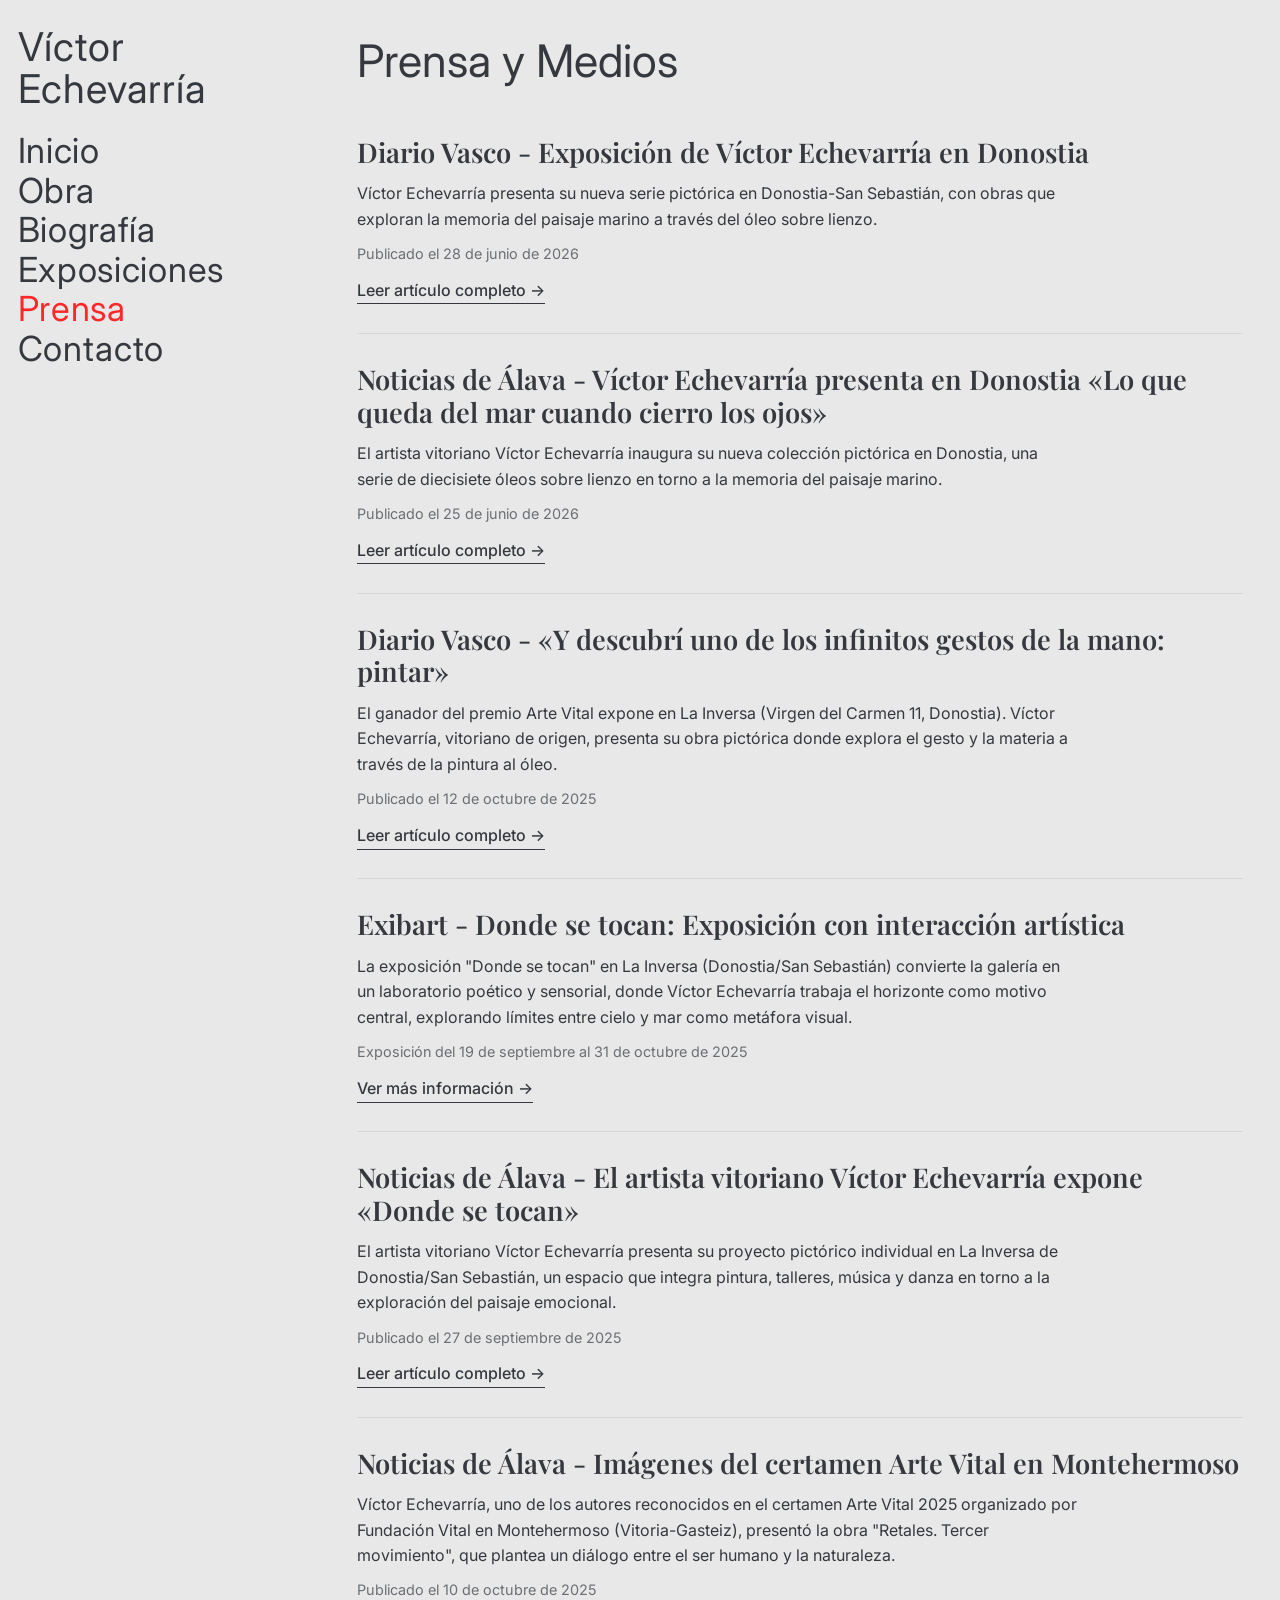
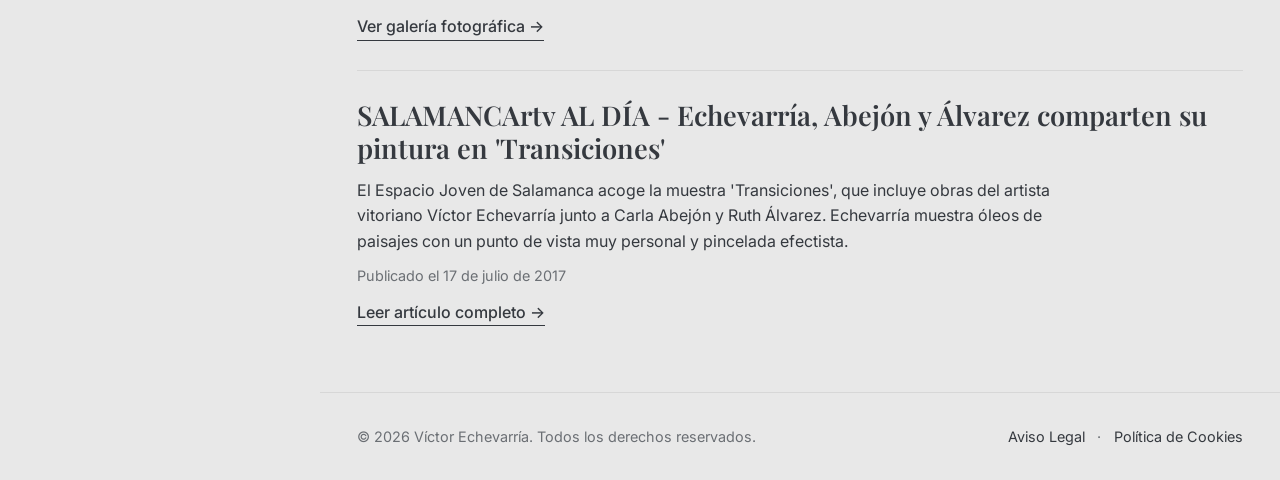
<file: prensa.html>
<!doctype html>
<html lang="es">
<head>
  <meta charset="utf-8">
  <meta name="viewport" content="width=device-width, initial-scale=1">
  <title>Prensa y Medios | Víctor Echevarría</title>
  <meta name="author" content="Víctor Echevarría">
  <meta name="description" content="Apariciones de Víctor Echevarría en medios de comunicación.">
  <link rel="canonical" href="https://a1varogiz.github.io/vetxebaweb/prensa.html">
  <link rel="icon" type="image/svg+xml" href="favicon.svg">
  <link rel="icon" type="image/png" sizes="32x32" href="favicon.png">
  <meta property="og:title" content="Prensa | Víctor Echevarría">
  <meta property="og:description" content="Apariciones de Víctor Echevarría en prensa y medios de comunicación.">
  <meta property="og:type" content="website">
  <meta property="og:url" content="https://a1varogiz.github.io/vetxebaweb/prensa.html">
  <meta property="og:image" content="https://a1varogiz.github.io/vetxebaweb/img/home.jpg">
  <meta property="og:image:alt" content="Víctor Echevarría, pintor">
  <meta name="twitter:card" content="summary_large_image">
  <meta name="twitter:image" content="https://a1varogiz.github.io/vetxebaweb/img/home.jpg">
  <link rel="preconnect" href="https://fonts.googleapis.com">
  <link rel="preconnect" href="https://fonts.gstatic.com" crossorigin>
  <link href="https://fonts.googleapis.com/css2?family=Inter:wght@300;400;500&family=Playfair+Display:wght@500;700&display=swap" rel="stylesheet">
  <link rel="stylesheet" href="styles.css">
</head>
<body class="inner-page">
  <header class="site-header" id="top">
    <a class="brand" href="index.html" aria-label="Ir al inicio">
      <span class="brand-main">Víctor Echevarría</span>
    </a>

    <button class="menu-toggle" aria-expanded="false" aria-controls="menu" aria-label="Abrir menú">
      <svg class="hamburger" width="24" height="16" viewBox="0 0 24 16" fill="none" aria-hidden="true">
        <rect width="24" height="1.5" rx="0.75" fill="currentColor"/>
        <rect y="7.25" width="24" height="1.5" rx="0.75" fill="currentColor"/>
        <rect y="14.5" width="24" height="1.5" rx="0.75" fill="currentColor"/>
      </svg>
    </button>

    <nav id="menu" class="menu" aria-label="Principal">
      <a href="index.html">Inicio</a>
      <a href="obra.html">Obra</a>
      <a href="biografia.html">Biografía</a>
      <a href="exposiciones.html">Exposiciones</a>
      <a href="prensa.html" class="is-active">Prensa</a>
      <a href="contacto.html">Contacto</a>
    </nav>
  </header>

  <main>
    <section class="section page-content">
      <h1 class="page-title">Prensa y Medios</h1>

      <div class="press-list">
        <article class="press-item">
          <h3>Diario Vasco - Exposición de Víctor Echevarría en Donostia</h3>
          <p class="press-excerpt">
            Víctor Echevarría presenta su nueva serie pictórica en Donostia-San Sebastián,
            con obras que exploran la memoria del paisaje marino a través del óleo sobre lienzo.
          </p>
          <p class="press-meta">Publicado el 28 de junio de 2026</p>
          <a href="https://www.diariovasco.com/san-sebastian/exposicion-victor-echevarria-20260628184209-nt.html" target="_blank" rel="noopener" class="press-link">Leer artículo completo →</a>
        </article>

        <article class="press-item">
          <h3>Noticias de Álava - Víctor Echevarría presenta en Donostia «Lo que queda del mar cuando cierro los ojos»</h3>
          <p class="press-excerpt">
            El artista vitoriano Víctor Echevarría inaugura su nueva colección pictórica en Donostia,
            una serie de diecisiete óleos sobre lienzo en torno a la memoria del paisaje marino.
          </p>
          <p class="press-meta">Publicado el 25 de junio de 2026</p>
          <a href="https://www.noticiasdealava.eus/cultura/2026/06/25/victor-echevarria-presenta-donostia-queda-del-mar-cuando-cierro-los-ojos-11245297.html" target="_blank" rel="noopener" class="press-link">Leer artículo completo →</a>
        </article>

        <article class="press-item">
          <h3>Diario Vasco - «Y descubrí uno de los infinitos gestos de la mano: pintar»</h3>
          <p class="press-excerpt">
            El ganador del premio Arte Vital expone en La Inversa (Virgen del Carmen 11, Donostia). 
            Víctor Echevarría, vitoriano de origen, presenta su obra pictórica donde explora el gesto 
            y la materia a través de la pintura al óleo.
          </p>
          <p class="press-meta">Publicado el 12 de octubre de 2025</p>
          <a href="https://www.diariovasco.com/san-sebastian/descubri-infinitos-gestos-mano-pintar-20251012075228-nt.html" target="_blank" rel="noopener" class="press-link">Leer artículo completo →</a>
        </article>

        <article class="press-item">
          <h3>Exibart - Donde se tocan: Exposición con interacción artística</h3>
          <p class="press-excerpt">
            La exposición "Donde se tocan" en La Inversa (Donostia/San Sebastián) convierte la galería 
            en un laboratorio poético y sensorial, donde Víctor Echevarría trabaja el horizonte como 
            motivo central, explorando límites entre cielo y mar como metáfora visual.
          </p>
          <p class="press-meta">Exposición del 19 de septiembre al 31 de octubre de 2025</p>
          <a href="https://www.exibart.es/evento-arte/donde-se-tocan-exposicion-con-interaccion-artistica/" target="_blank" rel="noopener" class="press-link">Ver más información →</a>
        </article>

        <article class="press-item">
          <h3>Noticias de Álava - El artista vitoriano Víctor Echevarría expone «Donde se tocan»</h3>
          <p class="press-excerpt">
            El artista vitoriano Víctor Echevarría presenta su proyecto pictórico individual en 
            La Inversa de Donostia/San Sebastián, un espacio que integra pintura, talleres, 
            música y danza en torno a la exploración del paisaje emocional.
          </p>
          <p class="press-meta">Publicado el 27 de septiembre de 2025</p>
          <a href="https://www.noticiasdealava.eus/cultura/2025/09/27/artista-vitoriano-victor-echevarria-expone-donde-tocan-donostia-san-sebastian-lainversa-vitoria-gasteiz-alava-araba-arte-pintura-10135905.html" target="_blank" rel="noopener" class="press-link">Leer artículo completo →</a>
        </article>

        <article class="press-item">
          <h3>Noticias de Álava - Imágenes del certamen Arte Vital en Montehermoso</h3>
          <p class="press-excerpt">
            Víctor Echevarría, uno de los autores reconocidos en el certamen Arte Vital 2025 
            organizado por Fundación Vital en Montehermoso (Vitoria-Gasteiz), presentó la obra 
            "Retales. Tercer movimiento", que plantea un diálogo entre el ser humano y la naturaleza.
          </p>
          <p class="press-meta">Publicado el 10 de octubre de 2025</p>
          <a href="https://www.noticiasdealava.eus/cultura/2025/10/10/imagenes-certamen-arte-vital-toma-10195869.html" target="_blank" rel="noopener" class="press-link">Ver galería fotográfica →</a>
        </article>

        <article class="press-item">
          <h3>SALAMANCArtv AL DÍA - Echevarría, Abejón y Álvarez comparten su pintura en 'Transiciones'</h3>
          <p class="press-excerpt">
            El Espacio Joven de Salamanca acoge la muestra 'Transiciones', que incluye obras del 
            artista vitoriano Víctor Echevarría junto a Carla Abejón y Ruth Álvarez. Echevarría 
            muestra óleos de paisajes con un punto de vista muy personal y pincelada efectista.
          </p>
          <p class="press-meta">Publicado el 17 de julio de 2017</p>
          <a href="http://salamancartvaldia.es/noticia/2017-07-17-echevarria-abejon-y-alvarez-comparten-su-pintura-en-transiciones-136459" target="_blank" rel="noopener" class="press-link">Leer artículo completo →</a>
        </article>
      </div>
    </section>
  </main>

  <footer class="site-footer">
    <div class="footer-content">
      <p>&copy; <span class="footer-year"></span> Víctor Echevarría. Todos los derechos reservados.</p>
      <nav class="footer-links">
        <a href="aviso-legal.html">Aviso Legal</a>
        <span class="separator">·</span>
        <a href="politica-cookies.html">Política de Cookies</a>
      </nav>
    </div>
  </footer>

  <script src="script.js"></script>
</body>
</html>
</file>
<file: styles.css>
:root {
  --bg: #e8e8e8;
  --text: #35393f;
  --muted: #6b6f74;
  --active: #ff2828;
  --line: #d7d7d7;
  --sidebar-width: 320px;
}

* {
  box-sizing: border-box;
}

html {
  scroll-behavior: smooth;
}

body {
  margin: 0;
  font-family: "Inter", system-ui, -apple-system, Segoe UI, Roboto, sans-serif;
  color: var(--text);
  background: var(--bg);
  line-height: 1.6;
}

.inner-page {
  min-height: 100vh;
  display: flex;
  flex-direction: column;
}

.site-header {
  position: fixed;
  left: 0;
  top: 0;
  height: 100vh;
  width: var(--sidebar-width);
  z-index: 10;
  display: flex;
  flex-direction: column;
  align-items: flex-start;
  justify-content: flex-start;
  gap: 1.4rem;
  padding: 1.6rem 1.1rem;
  background: transparent;
  border: 0;
}

.home-page .site-header {
  width: var(--sidebar-width);
  color: var(--text);
}

.brand {
  text-decoration: none;
  color: inherit;
  display: grid;
}

.brand-main {
  font-family: "Inter", system-ui, -apple-system, Segoe UI, Roboto, sans-serif;
  font-size: clamp(2rem, 3.1vw, 2.6rem);
  font-weight: 400;
  letter-spacing: 0.02em;
  line-height: 1.06;
}

.brand-sub {
  font-size: 0.75rem;
  color: var(--muted);
}

.menu-toggle {
  display: none;
  background: transparent;
  border: none;
  padding: 0.3rem;
  cursor: pointer;
  color: inherit;
  line-height: 0;
}

.home-page .menu-toggle {
  color: var(--text);
}

.menu {
  display: flex;
  flex-direction: column;
  gap: 0.05rem;
}

.menu a {
  text-decoration: none;
  color: inherit;
  font-size: clamp(1.55rem, 2.7vw, 3.05rem);
  font-weight: 400;
  line-height: 1.12;
  letter-spacing: 0.02em;
  position: relative;
}

.menu a::after {
  content: "";
  position: absolute;
  left: 0;
  bottom: -0.2rem;
  width: 100%;
  height: 1px;
  background: var(--text);
  transform: scaleX(0);
  transform-origin: left;
  transition: transform 0.2s ease;
}

.home-page .menu a::after {
  background: var(--text);
}

.menu a:hover::after,
.menu a:focus-visible::after {
  transform: scaleX(1);
}

.menu a.is-active {
  color: var(--active);
}

main {
  width: 100%;
  margin: 0;
}

.home-page main {
  width: 100%;
}

.inner-page main {
  flex: 1;
  margin-left: var(--sidebar-width);
  width: calc(100% - var(--sidebar-width));
}

.section {
  padding: 2.3rem 2.3rem;
  border-bottom: 0;
}

.hero {
  min-height: 78vh;
  display: grid;
  grid-template-columns: 1.2fr 1fr;
  gap: 2rem;
  align-items: center;
}

.hero-home {
  position: relative;
  min-height: 100vh;
}

.hero-home-image {
  width: 100%;
  height: 100vh;
  object-fit: cover;
  display: block;
}

.hero h1 {
  margin: 0;
  font-family: "Playfair Display", Georgia, serif;
  font-size: clamp(2.2rem, 7vw, 5rem);
  line-height: 1.05;
}

.subtitle {
  margin: 0.7rem 0;
  font-size: 1.1rem;
  color: var(--muted);
}

.intro {
  max-width: 40ch;
}

.intro-links {
  margin-top: 1.2rem;
}

.intro-links a {
  text-decoration: none;
  border-bottom: 1px solid var(--text);
}

.hero-image-wrapper {
  justify-self: end;
  width: min(520px, 100%);
  border: 1px solid var(--line);
  padding: 0.75rem;
  background: #ece8df;
}

.hero-image {
  display: block;
  width: 100%;
  height: auto;
}

h2 {
  margin-top: 0;
  font-family: "Playfair Display", Georgia, serif;
  font-size: clamp(1.7rem, 4vw, 2.6rem);
  font-weight: 600;
}

.page-content {
  min-height: 70vh;
  padding-top: 2.3rem;
}

.page-title {
  margin-top: 0;
  margin-bottom: 1.3rem;
  font-family: "Inter", system-ui, -apple-system, Segoe UI, Roboto, sans-serif;
  font-size: clamp(2rem, 4.3vw, 2.8rem);
  font-weight: 400;
  line-height: 1.1;
}

.works-grid {
  display: grid;
  grid-template-columns: repeat(3, 1fr);
  gap: 1rem;
}

.works-list {
  display: grid;
  grid-template-columns: repeat(auto-fit, minmax(220px, 1fr));
  gap: 1rem;
  align-items: start;
}

.work-item {
  display: contents;
}

.work-text h3 {
  margin: 0 0 0.35rem;
  font-size: 1.05rem;
  line-height: 1.2;
}

.work-text p {
  margin: 0;
}

.image-grid {
  display: grid;
  grid-template-columns: repeat(3, 1fr);
  gap: 1rem;
  margin-bottom: 1.4rem;
}

.image-card {
  margin: 0;
  border: 0;
  background: transparent;
  padding: 0;
}

.image-card img {
  width: 100%;
  height: 260px;
  object-fit: cover;
  display: block;
}

.feature-image {
  margin: 0 0 1.4rem;
  border: 0;
  background: transparent;
  padding: 0;
  width: min(760px, 100%);
}

.feature-image img {
  width: 100%;
  height: auto;
  display: block;
}

.feature-image-small {
  width: min(520px, 100%);
}

.split-layout {
  display: grid;
  grid-template-columns: minmax(280px, 44%) minmax(320px, 1fr);
  gap: 2rem;
  align-items: start;
}

.split-layout .feature-image {
  margin: 0;
  width: 100%;
}

.text-side {
  max-width: 72ch;
}

.text-side p {
  margin-top: 0;
  margin-bottom: 1.1rem;
}

.contact-info p {
  font-size: 1.08rem;
}

.exhibitions-content {
  max-width: 980px;
}

.exhibition-block {
  margin-bottom: 2.4rem;
  padding-bottom: 1.4rem;
  border-bottom: 1px solid var(--line);
}

.exhibition-block:last-child {
  border-bottom: 0;
  margin-bottom: 0;
  padding-bottom: 0;
}

.exhibition-title {
  margin: 0 0 0.8rem;
  font-size: clamp(1.4rem, 2.4vw, 2rem);
  font-weight: 500;
  line-height: 1.2;
}

.exhibition-subtitle {
  margin: 1.2rem 0 0.6rem;
  font-size: 1.05rem;
  font-weight: 500;
}

.exhibition-block p {
  margin: 0 0 0.65rem;
}

.exhibition-link {
  display: inline-block;
  margin-top: 0.8rem;
  font-size: 0.83rem;
  font-weight: 500;
  letter-spacing: 0.04em;
  color: var(--text);
  text-decoration: none;
  border-bottom: 1px solid var(--text);
  padding-bottom: 0.1rem;
  transition: color 0.2s, border-color 0.2s;
}

.exhibition-link:hover {
  color: var(--active);
  border-color: var(--active);
}

.works-grid article {
  border: 1px solid var(--line);
  padding: 1rem;
  background: rgba(255, 255, 255, 0.35);
}

.works-grid h3 {
  margin-top: 0;
  font-size: 1.05rem;
}

.biography p,
.contact p {
  max-width: 72ch;
}

a {
  color: inherit;
}

@media (max-width: 900px) {
  .site-header,
  .home-page .site-header {
    width: 100%;
    height: auto;
    position: sticky;
    flex-direction: row;
    align-items: center;
    justify-content: space-between;
    gap: 1rem;
    padding: 1rem 1.1rem;
    background: rgba(232, 232, 232, 0.96);
    border-bottom: 1px solid var(--line);
  }

  .inner-page main,
  .home-page main {
    margin-left: 0;
    width: 100%;
  }

  .brand-main {
    font-size: 1.55rem;
  }

  .menu a {
    font-size: 1.5rem;
  }

  .hero {
    grid-template-columns: 1fr;
    min-height: auto;
    padding-top: 2rem;
  }

  .hero-image-wrapper {
    justify-self: start;
  }

  .works-grid {
    grid-template-columns: 1fr;
  }

  .works-list {
    grid-template-columns: 1fr;
    gap: 1.1rem;
  }

  .work-item {
    display: grid;
    gap: 0.6rem;
  }

  .image-grid {
    grid-template-columns: 1fr;
  }

  .image-card img {
    height: 220px;
  }

  .split-layout {
    grid-template-columns: 1fr;
    gap: 1.2rem;
  }
}

@media (max-width: 720px) {
  .menu-toggle {
    display: inline-flex;
    align-items: center;
  }

  .menu {
    position: absolute;
    top: 100%;
    right: 1rem;
    left: 1rem;
    display: none;
    flex-direction: column;
    background: rgba(232, 232, 232, 0.98);
    border: 1px solid var(--line);
    padding: 0.9rem;
  }

  .home-page .menu {
    background: rgba(232, 232, 232, 0.98);
    border: 1px solid var(--line);
  }

  .menu.is-open {
    display: flex;
  }
}

/* Footer */
.site-footer {
  margin-top: auto;
  padding: 2rem 2.3rem;
  border-top: 1px solid var(--line);
  background: transparent;
}

.home-page .site-footer {
  margin-left: 0;
  width: 100%;
}

.inner-page .site-footer {
  margin-left: var(--sidebar-width);
  width: calc(100% - var(--sidebar-width));
}

.footer-content {
  display: flex;
  justify-content: space-between;
  align-items: center;
  flex-wrap: wrap;
  gap: 1rem;
  font-size: 0.9rem;
  color: var(--muted);
}

.footer-content p {
  margin: 0;
}

.footer-links {
  display: flex;
  align-items: center;
  gap: 0.8rem;
}

.footer-links a {
  text-decoration: none;
  color: var(--text);
  transition: color 0.2s ease;
}

.footer-links a:hover,
.footer-links a:focus-visible {
  color: var(--active);
}

.footer-links .separator {
  color: var(--muted);
}

.legal-content {
  max-width: 980px;
}

.legal-content h2 {
  margin-top: 2rem;
  margin-bottom: 0.8rem;
  font-size: 1.5rem;
}

.legal-content h3 {
  margin-top: 1.4rem;
  margin-bottom: 0.6rem;
  font-size: 1.15rem;
  font-weight: 500;
}

.legal-content p,
.legal-content ul {
  margin: 0 0 1rem;
  max-width: 80ch;
}

.legal-content ul {
  padding-left: 1.5rem;
}

.legal-content li {
  margin-bottom: 0.4rem;
}

/* Lightbox Carrusel */
.lightbox {
  display: none;
  position: fixed;
  z-index: 9999;
  top: 0;
  left: 0;
  width: 100%;
  height: 100%;
  background: rgba(0, 0, 0, 0.95);
  align-items: center;
  justify-content: center;
  cursor: pointer;
}

.lightbox.is-open {
  display: flex;
}

.lightbox-container {
  display: flex;
  align-items: center;
  justify-content: center;
  gap: 2rem;
  width: 100%;
  max-width: 1200px;
  padding: 0 1rem;
}

.lightbox-content {
  display: flex;
  flex-direction: column;
  align-items: center;
  gap: 1rem;
  flex: 1;
}

.lightbox-img {
  max-width: 100%;
  max-height: 70vh;
  object-fit: contain;
  box-shadow: 0 8px 32px rgba(0, 0, 0, 0.5);
  cursor: default;
  border-radius: 4px;
}

.lightbox-info {
  text-align: center;
  color: #fff;
  max-width: 500px;
}

.lightbox-title {
  margin: 0 0 0.6rem;
  font-family: "Playfair Display", Georgia, serif;
  font-size: 1.6rem;
  font-weight: 600;
  line-height: 1.2;
}

.lightbox-description {
  margin: 0 0 1rem;
  font-size: 0.95rem;
  line-height: 1.6;
  color: #ddd;
}

.lightbox-counter {
  display: inline-block;
  font-size: 0.85rem;
  color: #999;
  margin-top: 0.5rem;
}

.lightbox-close {
  position: absolute;
  top: 20px;
  right: 30px;
  font-size: 36px;
  color: #fff;
  background: none;
  border: none;
  cursor: pointer;
  transition: opacity 0.2s;
  padding: 0;
  line-height: 1;
  width: 40px;
  height: 40px;
  z-index: 10000;
  display: flex;
  align-items: center;
  justify-content: center;
}

.lightbox-close:hover {
  opacity: 0.7;
}

.lightbox-nav {
  background: rgba(255, 255, 255, 0.15);
  border: 1px solid rgba(255, 255, 255, 0.25);
  color: #fff;
  font-size: 28px;
  width: 50px;
  height: 50px;
  border-radius: 4px;
  cursor: pointer;
  transition: all 0.2s;
  display: flex;
  align-items: center;
  justify-content: center;
  flex-shrink: 0;
}

.lightbox-nav:hover:not(:disabled) {
  background: rgba(255, 255, 255, 0.25);
  border-color: rgba(255, 255, 255, 0.4);
  transform: scale(1.05);
}

.lightbox-nav:disabled {
  opacity: 0.3;
  cursor: not-allowed;
}

.lightbox-trigger {
  cursor: pointer;
  transition: transform 0.2s, opacity 0.2s;
}

.lightbox-trigger:hover {
  transform: scale(1.02);
  opacity: 0.95;
}

@media (max-width: 768px) {
  .lightbox-container {
    flex-direction: column;
    gap: 1.5rem;
  }
  
  .lightbox-nav {
    width: 40px;
    height: 40px;
    font-size: 20px;
  }
  
  .lightbox-img {
    max-height: 50vh;
  }
  
  .lightbox-close {
    top: 10px;
    right: 10px;
    font-size: 32px;
  }
}

/* Press page */
.press-list {
  max-width: 900px;
}

.press-item {
  padding: 1.8rem 0;
  border-bottom: 1px solid var(--line);
}

.press-item:last-child {
  border-bottom: none;
}

.press-item h3 {
  margin: 0 0 0.8rem;
  font-family: "Playfair Display", Georgia, serif;
  font-size: clamp(1.3rem, 2.4vw, 1.7rem);
  font-weight: 600;
  line-height: 1.2;
}

.press-excerpt {
  margin: 0 0 0.6rem;
  line-height: 1.6;
  max-width: 72ch;
}

.press-meta {
  margin: 0 0 0.8rem;
  font-size: 0.9rem;
  color: var(--muted);
}

.press-link {
  display: inline-block;
  text-decoration: none;
  color: var(--text);
  font-weight: 500;
  border-bottom: 1px solid var(--text);
  transition: color 0.2s, border-color 0.2s;
}

.press-link:hover,
.press-link:focus-visible {
  color: var(--active);
  border-color: var(--active);
}

/* CV Download button */
.btn-download {
  display: inline-block;
  padding: 0.75rem 1.5rem;
  background: var(--text);
  color: var(--bg);
  text-decoration: none;
  font-weight: 500;
  transition: background 0.2s;
}

.btn-download:hover,
.btn-download:focus-visible {
  background: var(--active);
}

@media (max-width: 900px) {
  .inner-page .site-footer,
  .home-page .site-footer {
    margin-left: 0;
    width: 100%;
  }

  .footer-content {
    flex-direction: column;
    text-align: center;
    gap: 0.8rem;
  }
}

/* ============================================================
   COLLECTION PAGE — Lo que queda del mar…
   ============================================================ */

.collection-page {
  padding-top: 2.3rem;
}

.collection-header {
  margin-bottom: 3rem;
  padding-bottom: 2rem;
  border-bottom: 1px solid var(--line);
  max-width: 820px;
}

.collection-title {
  margin: 0 0 0.75rem;
  font-family: "Playfair Display", Georgia, serif;
  font-size: clamp(2rem, 4vw, 3.2rem);
  font-weight: 500;
  line-height: 1.15;
}

.collection-meta {
  margin: 0 0 0.9rem;
  font-size: 0.78rem;
  text-transform: uppercase;
  letter-spacing: 0.1em;
  color: var(--muted);
}

.collection-desc {
  margin: 0;
  font-size: 0.97rem;
  line-height: 1.75;
  color: var(--muted);
  max-width: 60ch;
}

/* Grid */
.obras-grid {
  display: grid;
  grid-template-columns: repeat(3, 1fr);
  gap: 3.5rem 2rem;
}

.obra-card {
  display: flex;
  flex-direction: column;
}

/* Image button */
.obra-img-btn {
  all: unset;
  display: block;
  cursor: zoom-in;
  overflow: hidden;
  background: #ece9e4;
}

.obra-img-btn img {
  width: 100%;
  height: auto;
  display: block;
  transition: transform 0.4s ease, opacity 0.3s ease;
}

.obra-img-btn:hover img,
.obra-img-btn:focus-visible img {
  transform: scale(1.03);
  opacity: 0.9;
}

.obra-img-btn:focus-visible {
  outline: 2px solid var(--active);
  outline-offset: 2px;
}

/* Info block */
.obra-info {
  padding: 0.85rem 0 0;
  display: flex;
  flex-direction: column;
  flex: 1;
}

.obra-titulo {
  margin: 0 0 0.15rem;
  font-family: "Inter", system-ui, sans-serif;
  font-size: 0.93rem;
  font-weight: 500;
  letter-spacing: 0.01em;
}

.obra-tecnica {
  margin: 0 0 0.2rem;
  font-size: 0.78rem;
  color: var(--muted);
  text-transform: uppercase;
  letter-spacing: 0.06em;
}

.obra-meta {
  margin: 0 0 0.8rem;
  font-size: 0.78rem;
  color: var(--muted);
}

.obra-compra {
  margin-top: auto;
  display: flex;
  align-items: center;
  justify-content: space-between;
  gap: 0.5rem;
  padding-top: 0.65rem;
  border-top: 1px solid var(--line);
}

.obra-precio {
  font-size: 0.93rem;
  font-weight: 500;
  letter-spacing: 0.01em;
}

.btn-consultar {
  display: inline-flex;
  align-items: center;
  padding: 0.38rem 0.9rem;
  border: 1px solid var(--text);
  background: transparent;
  color: var(--text);
  font: inherit;
  font-size: 0.76rem;
  letter-spacing: 0.04em;
  cursor: pointer;
  transition: background 0.2s, color 0.2s;
  white-space: nowrap;
}

.btn-consultar:hover,
.btn-consultar:focus-visible {
  background: var(--text);
  color: var(--bg);
}

/* Sold state */
.is-vendida .obra-img-btn {
  cursor: zoom-in;
}

.is-vendida .obra-img-btn img {
  filter: grayscale(35%);
  opacity: 0.72;
}

.is-vendida .obra-img-btn:hover img {
  transform: scale(1.03);
  opacity: 0.65;
}

.obra-precio del {
  color: var(--muted);
  font-weight: 400;
}

.badge-vendida {
  display: inline-block;
  font-size: 0.7rem;
  text-transform: uppercase;
  letter-spacing: 0.1em;
  color: var(--muted);
  border: 1px solid var(--line);
  padding: 0.22rem 0.6rem;
  white-space: nowrap;
}

/* ============================================================
   MODAL — Consulta de obra
   ============================================================ */

.modal {
  display: none;
  position: fixed;
  inset: 0;
  z-index: 9998;
  align-items: center;
  justify-content: center;
  padding: 1rem;
}

.modal.is-open {
  display: flex;
}

.modal-backdrop {
  position: absolute;
  inset: 0;
  background: rgba(0, 0, 0, 0.6);
}

.modal-dialog {
  position: relative;
  background: var(--bg);
  width: min(500px, 100%);
  padding: 2.2rem 2rem;
  max-height: 90vh;
  overflow-y: auto;
  z-index: 1;
}

.modal-close {
  position: absolute;
  top: 0.9rem;
  right: 1rem;
  background: none;
  border: none;
  font-size: 1.5rem;
  line-height: 1;
  cursor: pointer;
  color: var(--muted);
  padding: 0.3rem;
  transition: color 0.2s;
}

.modal-close:hover {
  color: var(--text);
}

.modal-titulo {
  margin: 0 0 0.25rem;
  font-family: "Inter", system-ui, sans-serif;
  font-size: 1.2rem;
  font-weight: 500;
  padding-right: 2rem;
}

.modal-obra-ref {
  margin: 0 0 1.8rem;
  font-size: 0.82rem;
  color: var(--muted);
  font-style: italic;
}

.form-group {
  margin-bottom: 1rem;
}

.form-group label {
  display: block;
  font-size: 0.8rem;
  font-weight: 500;
  letter-spacing: 0.04em;
  text-transform: uppercase;
  margin-bottom: 0.35rem;
}

.label-optional {
  font-weight: 400;
  text-transform: none;
  letter-spacing: 0;
  color: var(--muted);
}

.form-group input,
.form-group textarea {
  width: 100%;
  padding: 0.65rem 0.75rem;
  border: 1px solid var(--line);
  background: #fff;
  font: inherit;
  font-size: 0.9rem;
  color: var(--text);
  appearance: none;
  border-radius: 0;
  transition: border-color 0.2s;
}

.form-group input:focus,
.form-group textarea:focus {
  outline: none;
  border-color: var(--text);
}

.form-group textarea {
  resize: vertical;
  min-height: 90px;
}

.btn-submit {
  width: 100%;
  padding: 0.85rem;
  margin-top: 0.25rem;
  background: var(--text);
  color: var(--bg);
  border: none;
  font: inherit;
  font-size: 0.88rem;
  font-weight: 500;
  letter-spacing: 0.04em;
  cursor: pointer;
  transition: background 0.2s;
}

.btn-submit:hover {
  background: var(--active);
}

.form-note {
  margin: 0.8rem 0 0;
  font-size: 0.75rem;
  color: var(--muted);
  text-align: center;
}

.modal-success {
  padding: 2rem 0 1rem;
  text-align: center;
}

.modal-success-msg {
  margin: 0;
  font-size: 0.95rem;
  line-height: 1.7;
  color: var(--muted);
}


/* ============================================================
   Obra page — colecciones nav
   ============================================================ */

.sr-only {
  position: absolute;
  width: 1px;
  height: 1px;
  padding: 0;
  margin: -1px;
  overflow: hidden;
  clip: rect(0, 0, 0, 0);
  white-space: nowrap;
  border: 0;
}

.obra-page {
  max-width: 1200px;
}

/* ============================================================
   Colecciones — selector desplegable
   ============================================================ */

.colecciones-selector {
  position: relative;
  margin-bottom: 3rem;
}

/* ----- Trigger ----- */

.colecciones-trigger {
  /* reset: sin all:unset para fiabilidad cross-browser */
  -webkit-appearance: none;
  appearance: none;
  background: transparent;
  border: none;
  border-top: 1px solid var(--line);
  border-bottom: 1px solid var(--line);
  border-radius: 0;
  box-shadow: none;
  outline: none;

  /* layout */
  display: flex;
  align-items: center;
  gap: 0.8rem;
  width: 100%;
  box-sizing: border-box;
  padding: 0.8rem 0;

  /* tipo */
  font-family: inherit;
  font-size: inherit;
  line-height: inherit;
  color: inherit;
  text-align: left;

  cursor: pointer;
  transition: border-color 0.2s;
}

.colecciones-trigger:hover,
.colecciones-trigger[aria-expanded="true"] {
  border-color: var(--text);
}

.trigger-label {
  font-family: "Inter", sans-serif;
  font-size: 0.65rem;
  font-weight: 500;
  text-transform: uppercase;
  letter-spacing: 0.13em;
  color: var(--muted);
  flex-shrink: 0;
}

.trigger-rule {
  width: 1px;
  height: 0.85rem;
  background: var(--line);
  flex-shrink: 0;
}

.trigger-title {
  font-family: "Playfair Display", Georgia, serif;
  font-size: 1rem;
  font-weight: 500;
  color: var(--text);
  flex: 1;
  min-width: 0;
  white-space: nowrap;
  overflow: hidden;
  text-overflow: ellipsis;
}

.trigger-year {
  font-family: "Inter", sans-serif;
  font-size: 0.7rem;
  letter-spacing: 0.04em;
  color: var(--active);
  flex-shrink: 0;
}

.trigger-chevron {
  flex-shrink: 0;
  color: var(--muted);
  transition: transform 0.22s ease;
  display: flex;
  align-items: center;
  line-height: 1;
}

.colecciones-trigger[aria-expanded="true"] .trigger-chevron {
  transform: rotate(180deg);
}

/* ----- Panel ----- */

.colecciones-panel {
  position: absolute;
  top: 100%;
  left: 0;
  right: 0;
  background: var(--bg);
  border-left: 1px solid var(--text);
  border-right: 1px solid var(--text);
  border-bottom: 1px solid var(--text);
  z-index: 30;
  list-style: none;
  margin: 0;
  padding: 0.3rem 0;
  max-height: 300px;
  overflow-y: auto;
}

.colecciones-panel[hidden] {
  display: none;
}

/* ----- Items del panel ----- */

.coleccion-item {
  /* reset explícito */
  -webkit-appearance: none;
  appearance: none;
  background: transparent;
  border: none;
  border-left: 2px solid transparent;
  border-radius: 0;
  box-shadow: none;
  outline: none;

  /* layout */
  display: flex;
  align-items: baseline;
  gap: 1.2rem;
  width: 100%;
  box-sizing: border-box;
  padding: 0.55rem 1rem 0.55rem 0.85rem;

  /* tipo */
  font-family: inherit;
  font-size: inherit;
  color: inherit;
  text-align: left;

  cursor: pointer;
  transition: background 0.12s, border-color 0.12s;
}

.coleccion-item:hover {
  background: rgba(0, 0, 0, 0.04);
}

.coleccion-item.is-active {
  border-left-color: var(--active);
}

.coleccion-item-year {
  font-family: "Inter", sans-serif;
  font-size: 0.67rem;
  text-transform: uppercase;
  letter-spacing: 0.06em;
  color: var(--muted);
  flex-shrink: 0;
  min-width: 5rem;
}

.coleccion-item.is-active .coleccion-item-year {
  color: var(--active);
}

.coleccion-item-name {
  font-family: "Playfair Display", Georgia, serif;
  font-size: 0.92rem;
  color: var(--text);
  line-height: 1.4;
  text-align: left;
}

/* ============================================================
   Responsive — obras grid
   ============================================================ */

@media (max-width: 1100px) {
  .obras-grid {
    grid-template-columns: repeat(2, 1fr);
    gap: 2.5rem 1.8rem;
  }
}

@media (max-width: 600px) {
  .obras-grid {
    grid-template-columns: 1fr;
    gap: 2.5rem;
  }

  .collection-header {
    margin-bottom: 2rem;
    padding-bottom: 1.5rem;
  }

  .modal-dialog {
    padding: 1.6rem 1.2rem;
  }
}

/* ============================================================
   Contact page — inline form
   ============================================================ */

.form-group select {
  width: 100%;
  padding: 0.65rem 0.75rem;
  border: 1px solid var(--line);
  background: #fff;
  font: inherit;
  font-size: 0.9rem;
  color: var(--text);
  appearance: none;
  border-radius: 0;
  transition: border-color 0.2s;
  cursor: pointer;
}

.form-group select:focus {
  outline: none;
  border-color: var(--text);
}

.label-required {
  color: var(--active);
}

.contact-form-section {
  margin-top: 3.5rem;
  padding-top: 2.5rem;
  border-top: 1px solid var(--line);
  max-width: 560px;
}

.contact-form-title {
  margin: 0 0 1.8rem;
  font-family: "Playfair Display", Georgia, serif;
  font-size: clamp(1.4rem, 2.5vw, 2rem);
  font-weight: 500;
  line-height: 1.2;
}

.form-success {
  padding: 1rem 0 0.5rem;
  color: var(--muted);
  font-size: 0.9rem;
}

.form-success p {
  margin: 0;
}
</file>
